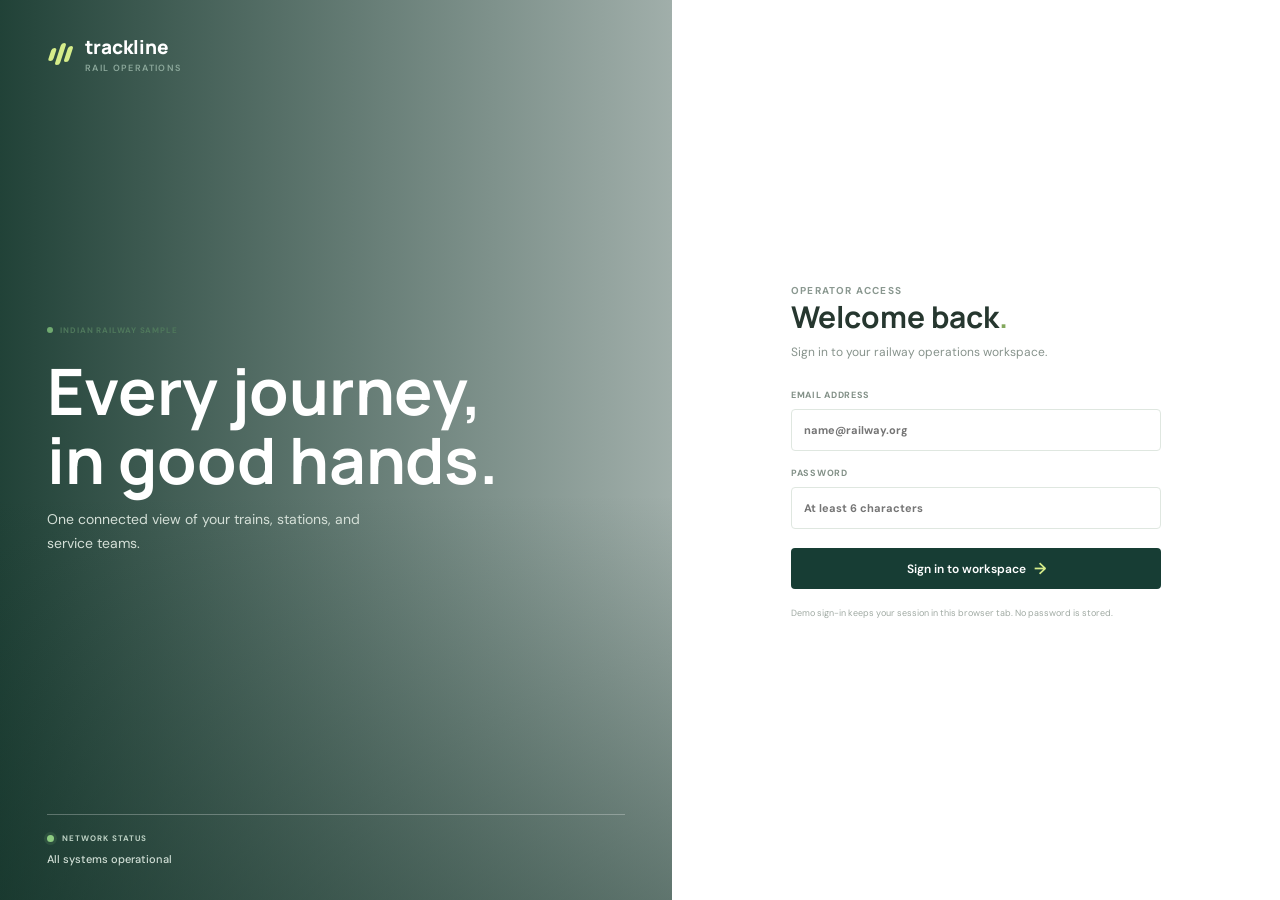
<file: index.html>
<!doctype html>
<html lang="en">
<head>
  <meta charset="utf-8">
  <meta name="viewport" content="width=device-width, initial-scale=1">
  <meta name="theme-color" content="#173d34">
  <title>Trackline | Railway Operations</title>
  <link rel="preconnect" href="https://fonts.googleapis.com">
  <link rel="preconnect" href="https://fonts.gstatic.com" crossorigin>
  <link href="https://fonts.googleapis.com/css2?family=DM+Sans:wght@400;500;600;700&family=Manrope:wght@500;600;700;800&display=swap" rel="stylesheet">
  <link rel="stylesheet" href="styles.css">
  <script src="app.js" defer></script>
</head>
<body>
  <section class="auth-screen" id="authScreen">
    <div class="auth-visual">
      <a class="brand auth-visual-brand" href="#" aria-label="Trackline"><span class="brand-mark" aria-hidden="true"><span></span><span></span><span></span></span><span>trackline<small>RAIL OPERATIONS</small></span></a>
      <div class="auth-visual-copy"><span class="banner-tag"><i></i> NETWORK CONTROL</span><h1>Every journey,<br>in good hands.</h1><p>One connected view of your trains, stations, and service teams.</p></div>
      <div class="auth-visual-footer"><span><i class="signal-dot"></i> NETWORK STATUS</span><strong>All systems operational</strong></div>
    </div>
    <div class="auth-panel"><div class="auth-form-wrap"><span class="eyebrow">OPERATOR ACCESS</span><h2>Welcome back<span>.</span></h2><p class="auth-subtitle">Sign in to your railway operations workspace.</p><form id="signInForm" class="auth-form"><label for="signInEmail">EMAIL ADDRESS<input id="signInEmail" type="email" autocomplete="username" placeholder="name@railway.org" required></label><label for="signInPassword">PASSWORD<input id="signInPassword" type="password" autocomplete="current-password" minlength="6" placeholder="At least 6 characters" required></label><p class="auth-error" id="authError" role="alert" hidden></p><button class="button button-primary" type="submit">Sign in to workspace <span>→</span></button></form><p class="auth-footnote">Demo sign-in keeps your session in this browser tab. No password is stored.</p></div></div>
  </section>
  <div class="app-shell" id="appShell" hidden>
    <aside class="sidebar">
      <a class="brand" href="#overview" aria-label="Trackline home">
        <span class="brand-mark" aria-hidden="true"><span></span><span></span><span></span></span>
        <span>trackline<small>RAIL OPERATIONS</small></span>
      </a>
      <div class="side-label">WORKSPACE</div>
      <nav class="primary-nav" aria-label="Main navigation">
        <button class="nav-item active" data-view="overview"><span class="nav-icon">◫</span>Overview</button>
        <button class="nav-item" data-view="fleet"><span class="nav-icon">▤</span>Train fleet</button>
        <button class="nav-item" data-view="routes"><span class="nav-icon">⌘</span>Route planner</button>
        <button class="nav-item" data-view="tickets"><span class="nav-icon">▣</span>Ticket management<span class="nav-count" id="navTicketCount">0</span></button>
        <button class="nav-item" data-view="dispatch"><span class="nav-icon">⇧</span>Dispatch queue<span class="nav-count" id="navIncidentCount">0</span></button>
      </nav>
      <div class="sidebar-bottom">
        <div class="signal-card"><span class="signal-dot"></span><div><strong>All systems normal</strong><small>Network signal active</small></div></div>
        <div class="operator"><div class="operator-avatar" id="operatorAvatar">AM</div><div class="operator-details"><strong id="operatorName">Alex Morgan</strong><small id="operatorEmail">Network operator</small></div><button class="more-button" id="operatorMenuToggle" aria-label="Operator options" aria-expanded="false">···</button><div class="operator-menu" id="operatorMenu" hidden><strong id="menuOperatorName">Operator</strong><small id="menuOperatorEmail"></small><button id="signOutButton" type="button">Sign out <span>↗</span></button></div></div>
      </div>
    </aside>

    <main class="main-content">
      <header class="topbar">
        <div class="breadcrumb"><span>Operations</span><span class="breadcrumb-sep">/</span><strong id="breadcrumbCurrent">Overview</strong></div>
        <div class="topbar-right"><span class="live-status"><i></i> SAMPLE DATA</span><span class="topbar-divider"></span><span class="current-date"><span id="currentDate"></span><time class="current-time" id="currentTime" aria-label="Current Indian Standard Time"></time></span><button class="icon-button" id="addIncidentTop" aria-label="Report an incident" title="Report an incident">＋</button></div>
      </header>

      <section class="view active" id="view-overview">
        <div class="page-heading"><div><p class="eyebrow">NETWORK CONTROL</p><h1><span id="greetingPeriod">Good morning</span>, <span id="welcomeName">Alex</span><span>.</span></h1><p class="page-subtitle">Here’s what’s happening across your railway today.</p></div><button class="button button-primary" data-open-incident><span>＋</span> Report incident</button></div>
        <div class="network-banner"><div class="banner-copy"><span class="banner-tag"><i></i> INDIAN RAILWAY SAMPLE</span><h2>Mumbai to Pune,<br>and beyond.</h2><p>A sample Central Railway network. Times are illustrative, not live timetable data.</p><div class="banner-meta"><span><b>98.6%</b> sample punctuality</span><span class="meta-divider"></span><span><b>SAMPLE</b> illustrative data</span></div></div><div class="banner-photo" role="img" aria-label="Railway line through a green landscape"></div><div class="banner-number"><strong>02</strong><span>ACTIVE<br>ROUTES</span></div></div>
        <div class="section-heading"><div><h2>Network at a glance</h2><p>Live service indicators across the network</p></div><span class="updated-label"><i></i> Updated just now</span></div>
        <div class="metrics-grid">
          <article class="metric-card"><div class="metric-top"><span>Trains in service</span><span class="metric-icon mint">↗</span></div><div class="metric-value" id="metricTrains">0</div><div class="metric-foot"><span class="positive">+2</span> compared to yesterday</div></article>
          <article class="metric-card"><div class="metric-top"><span>On-time performance</span><span class="metric-icon lemon">◷</span></div><div class="metric-value">98.6<span class="metric-unit">%</span></div><div class="metric-foot"><span class="positive">+1.2%</span> from last week</div></article>
          <article class="metric-card"><div class="metric-top"><span>Open incidents</span><span class="metric-icon coral">!</span></div><div class="metric-value" id="metricIncidents">0</div><div class="metric-foot"><span class="neutral">Across the sample network</span></div></article>
          <article class="metric-card"><div class="metric-top"><span>Stations in sample</span><span class="metric-icon blue">⌖</span></div><div class="metric-value">9</div><div class="metric-foot"><span class="neutral">Mumbai-region network graph</span></div></article>
        </div>

        <div class="overview-grid">
          <article class="panel network-panel"><div class="panel-heading"><div><h3>Interactive Indian railway map</h3><p>Mumbai suburban, Kasara and Pune branches · schematic</p></div><button class="text-button" data-navigate="routes">Open route planner <span>↗</span></button></div>
            <div class="map-wrap"><svg class="network-map" viewBox="0 0 700 245" role="img" aria-label="Schematic Indian railway network with nine stations">
              <g class="map-label"><circle cx="15" cy="15" r="5"/><text x="27" y="19">Sample train</text><line x1="112" y1="15" x2="137" y2="15"/><text x="145" y="19">Rail connection</text></g>
              </svg></div>
            <div class="map-livebar"><span class="map-feed-pill"><i></i> SIMULATED LIVE DEMO</span><span id="mapUpdated">Refreshing…</span></div>
            <div class="map-train-details" id="mapTrainDetails" aria-live="polite"></div>
          </article>
          <article class="panel incidents-panel"><div class="panel-heading"><div><h3>Priority incidents</h3><p>Ranked by urgency</p></div><button class="icon-button small" data-navigate="dispatch" aria-label="View all incidents" title="View all incidents">↗</button></div><div id="overviewIncidentList" class="incident-list"></div><button class="panel-footer-button" data-navigate="dispatch">View dispatch queue <span>→</span></button></article>
          <article class="panel fleet-panel"><div class="panel-heading"><div><h3>Active trains</h3><p>Current fleet status</p></div><button class="text-button" data-navigate="fleet">View fleet <span>↗</span></button></div><div class="table-scroll"><table><thead><tr><th>TRAIN</th><th>ROUTE</th><th>STATUS</th><th>ETA</th></tr></thead><tbody id="overviewFleetTable"></tbody></table></div></article>
          <article class="panel corridor-panel"><div class="panel-heading"><div><h3>Corridor performance</h3><p>Illustrative sample punctuality by corridor</p></div><label class="period-select"><span class="visually-hidden">Performance period</span><select id="performancePeriod"><option value="today">TODAY</option><option value="week">7 DAYS</option><option value="month">30 DAYS</option></select></label></div><div class="corridor-list"><div class="corridor-row"><span class="corridor-dot green"></span><span class="corridor-name">Mumbai suburban</span><div class="progress-track"><i data-performance="central" style="width:98%"></i></div><strong data-performance-value="central">98%</strong></div><div class="corridor-row"><span class="corridor-dot yellow"></span><span class="corridor-name">Kasara route</span><div class="progress-track yellow-track"><i data-performance="coastal" style="width:91%"></i></div><strong data-performance-value="coastal">91%</strong></div><div class="corridor-row"><span class="corridor-dot blue-dot"></span><span class="corridor-name">Pune intercity</span><div class="progress-track blue-track"><i data-performance="airport" style="width:96%"></i></div><strong data-performance-value="airport">96%</strong></div></div><div class="corridor-note"><span>↗</span> Sample change <b id="performanceChange">1.2%</b> · illustrative only</div></article>
        </div>
      </section>

      <section class="view" id="view-fleet">
        <div class="page-heading"><div><p class="eyebrow">OPERATIONS / FLEET</p><h1>Train fleet<span>.</span></h1><p class="page-subtitle">Monitor live train status and service assignments.</p></div><div class="heading-actions"><button class="button button-outline" id="addTrainButton"><span>＋</span> Add train</button><button class="button button-primary" id="exportFleet"><span>↓</span> Export fleet</button></div></div>
        <div class="fleet-summary metrics-grid"><article class="metric-card"><div class="metric-top"><span>Active services</span><span class="metric-icon mint">↗</span></div><div class="metric-value" id="fleetActiveCount">0</div><div class="metric-foot">Currently on the network</div></article><article class="metric-card"><div class="metric-top"><span>On schedule</span><span class="metric-icon lemon">◷</span></div><div class="metric-value" id="fleetOnTimeCount">0</div><div class="metric-foot">Within 3 minutes of timetable</div></article><article class="metric-card"><div class="metric-top"><span>Needs attention</span><span class="metric-icon coral">!</span></div><div class="metric-value" id="fleetAttentionCount">0</div><div class="metric-foot">Delayed or held services</div></article></div>
        <article class="panel full-table-panel"><div class="panel-heading"><div><h3>Fleet roster</h3><p id="fleetResultLabel">All active services</p></div><label class="search-box"><span>⌕</span><input id="fleetSearch" type="search" placeholder="Search trains or routes" aria-label="Search trains or routes"></label></div><div class="table-scroll"><table class="large-table"><thead><tr><th>TRAIN ID</th><th>ROUTE</th><th>DESTINATION</th><th>DEPARTURE</th><th>STATUS</th><th>DELAY</th><th>ACTIONS</th></tr></thead><tbody id="fleetTableBody"></tbody></table></div><div class="table-bottom"><span id="fleetTableCount">0 services</span><span><i class="signal-dot"></i> Live data</span></div></article>
      </section>

      <section class="view" id="view-routes">
        <div class="page-heading"><div><p class="eyebrow">OPERATIONS / ROUTES</p><h1>Route planner<span>.</span></h1><p class="page-subtitle">Find the fastest connection across the station network.</p></div><span class="algorithm-chip"><span>⌘</span> Dijkstra shortest path</span></div>
        <div class="route-layout"><article class="panel route-form-panel"><div class="panel-heading"><div><h3>Plan a journey</h3><p>Choose two stations to calculate an optimal route.</p></div></div><form id="routeForm" class="route-form"><label>FROM STATION<select id="routeFrom"></select></label><div class="route-swap"><span>↓</span></div><label>TO STATION<select id="routeTo"></select></label><button class="button button-primary route-submit" type="submit"><span>⌕</span> Find best route</button></form><div class="algorithm-note"><span class="info-icon">i</span><p>Route time is calculated using <strong>Dijkstra’s algorithm</strong> on a weighted graph. Each connection represents estimated travel time in minutes.</p></div></article><article class="panel route-result-panel" id="routeResult"><div class="empty-route"><div class="route-empty-icon">⌁</div><h3>Your route will appear here</h3><p>Select your starting point and destination to see the fastest connection.</p></div></article></div>
        <article class="panel graph-panel"><div class="panel-heading"><div><h3>Station connections</h3><p>Adjacency list · illustrative segment travel-time estimates</p></div><span class="node-count">9 STATIONS · 8 CONNECTIONS</span></div><div class="connection-grid" id="connectionGrid"></div></article>
      </section>

      <section class="view" id="view-tickets">
        <div class="page-heading"><div><p class="eyebrow">PASSENGER SERVICES / BOOKINGS</p><h1>Ticket management<span>.</span></h1><p class="page-subtitle">Create, find, and manage sample passenger reservations.</p></div><button class="button button-primary" id="newTicketButton"><span>＋</span> New booking</button></div>
        <div class="metrics-grid ticket-summary"><article class="metric-card"><div class="metric-top"><span>Total bookings</span><span class="metric-icon blue">▣</span></div><div class="metric-value" id="ticketTotalCount">0</div><div class="metric-foot">All sample reservations</div></article><article class="metric-card"><div class="metric-top"><span>Confirmed</span><span class="metric-icon mint">✓</span></div><div class="metric-value" id="ticketConfirmedCount">0</div><div class="metric-foot">Active demo bookings</div></article><article class="metric-card"><div class="metric-top"><span>Cancelled</span><span class="metric-icon coral">×</span></div><div class="metric-value" id="ticketCancelledCount">0</div><div class="metric-foot">Cancelled demo bookings</div></article></div>
        <article class="panel ticket-panel"><div class="panel-heading"><div><h3>Booking register</h3><p>Search by PNR, passenger, or train number</p></div><div class="ticket-filters"><label class="search-box"><span>⌕</span><input id="ticketSearch" type="search" placeholder="Enter PNR or passenger" aria-label="Search PNR, passenger, or train"></label><label><span class="visually-hidden">Filter bookings</span><select id="ticketStatusFilter" aria-label="Filter bookings"><option value="all">All bookings</option><option value="Confirmed">Confirmed</option><option value="Cancelled">Cancelled</option></select></label></div></div><div class="table-scroll"><table class="large-table ticket-table"><thead><tr><th>PNR</th><th>PASSENGER</th><th>TRAIN</th><th>JOURNEY</th><th>TRAVEL DATE</th><th>CLASS</th><th>FARE (SAMPLE)</th><th>STATUS</th><th>ACTION</th></tr></thead><tbody id="ticketTableBody"></tbody></table></div><div class="table-bottom"><span id="ticketResultCount">0 bookings</span><span>Demo data only · not an IRCTC ticket</span></div></article>
        <article class="panel avl-panel"><div class="panel-heading"><div><h3>PNR lookup index · AVL tree</h3><p>Self-balancing binary search tree powers exact PNR lookups</p></div><span class="structure-tag" id="pnrIndexHeight">HEIGHT 0</span></div><div class="avl-index-summary"><strong id="pnrIndexRecords">0 PNRs indexed</strong><span>Search O(log n)</span><span>Insert O(log n)</span><span>Balanced height O(log n)</span></div><div class="avl-tree-empty" id="pnrTreeEmpty">Create a booking to populate the PNR index.</div><svg id="pnrAvlTree" class="pnr-avl-tree" viewBox="0 0 720 80" role="img" aria-label="PNR AVL tree" hidden></svg><p class="avl-limit-note" id="pnrTreeLimitNote" hidden>Diagram shows the top five levels; the index retains all PNR records.</p></article>
        <div class="ticket-disclaimer"><span>i</span><p>Reservations, PNRs, and fares are generated for this project demo only. This does not check seat availability, connect to IRCTC, or issue a valid railway ticket.</p></div>
      </section>

      <section class="view" id="view-dispatch">
        <div class="page-heading"><div><p class="eyebrow">OPERATIONS / DISPATCH</p><h1>Dispatch centre<span>.</span></h1><p class="page-subtitle">Urgent incidents rise to the top. Routine work waits its turn.</p></div><button class="button button-primary" data-open-incident><span>＋</span> New incident</button></div>
        <div class="dispatch-stats"><div class="dispatch-stat"><span class="dispatch-icon coral">!</span><div><strong id="dispatchOpenCount">0</strong><span>open incidents</span></div></div><div class="dispatch-stat"><span class="dispatch-icon mint">⇧</span><div><strong>Binary max-heap</strong><span>incident priority structure</span></div></div><div class="dispatch-stat"><span class="dispatch-icon lemon">↗</span><div><strong>FIFO queue</strong><span>maintenance work order</span></div></div></div>
        <div class="dispatch-layout"><article class="panel queue-panel"><div class="panel-heading"><div><h3>Incident priority queue</h3><p>Highest urgency is dispatched first</p></div><span class="structure-tag">MAX-HEAP</span></div><div class="queue-explainer"><span>01</span><p>Critical incidents are placed ahead of high and routine work, regardless of arrival order.</p></div><div id="dispatchIncidentList" class="dispatch-list"></div><div class="queue-action"><button class="button button-dark" id="dispatchNext">Dispatch highest priority <span>→</span></button><span class="keyboard-hint">Removes the heap root</span></div></article><article class="panel maintenance-panel"><div class="panel-heading"><div><h3>Maintenance requests</h3><p>First reported, first assigned</p></div><span class="structure-tag fifo-tag">FIFO</span></div><form class="maintenance-form" id="maintenanceForm"><input id="maintenanceInput" type="text" placeholder="Describe a maintenance task" aria-label="Maintenance task" maxlength="72" required><button class="icon-button" aria-label="Add maintenance task" title="Add maintenance task">＋</button></form><div id="maintenanceList" class="maintenance-list"></div><button class="button button-outline complete-button" id="completeMaintenance">Complete next request <span>→</span></button></article></div>
        <div class="data-structure-note"><span class="note-symbol">{ }</span><div><strong>Data structures in action</strong><p>Incident queue: binary max-heap, $O(\log n)$ insert and removal. Maintenance line: FIFO queue, $O(1)$ enqueue and dequeue. Both structures directly control dispatch order.</p></div></div>
      </section>
      <footer class="app-footer"><span>TRACKLINE OPERATIONS SYSTEM</span><span>SMART RAIL · DS PROJECT</span></footer>
    </main>
  </div>

  <dialog id="incidentDialog" class="incident-dialog"><form id="incidentForm" method="dialog"><div class="dialog-heading"><div><span class="eyebrow">NETWORK CONTROL</span><h2>Report an incident</h2></div><button class="dialog-close" type="button" id="closeDialog" aria-label="Close dialog">×</button></div><label>INCIDENT TITLE<input id="incidentTitle" type="text" placeholder="e.g. Signal issue near Thane" maxlength="64" required></label><div class="form-row"><label>LOCATION<select id="incidentLocation"></select></label><label>PRIORITY<select id="incidentPriority"><option value="3">Critical</option><option value="2" selected>High</option><option value="1">Routine</option></select></label></div><label>ASSIGNED TEAM<select id="incidentTeam"><option>Signal engineering</option><option>Track maintenance</option><option>Station operations</option><option>Electrical response</option></select></label><div class="dialog-actions"><button class="button button-outline" type="button" id="cancelDialog">Cancel</button><button class="button button-primary" type="submit">Add to queue <span>→</span></button></div></form></dialog>
  <dialog id="trainDialog" class="incident-dialog"><form id="trainForm" method="dialog"><div class="dialog-heading"><div><span class="eyebrow">FLEET MANAGEMENT</span><h2>Add a train service</h2></div><button class="dialog-close" type="button" id="closeTrainDialog" aria-label="Close dialog">×</button></div><div class="form-row"><label>TRAIN ID<input id="trainIdInput" type="text" placeholder="e.g. 12123" maxlength="12" required></label><label>ROUTE CODE<input id="trainRouteInput" type="text" placeholder="e.g. DECCAN QUEEN" maxlength="24" required></label></div><div class="form-row"><label>ORIGIN<select id="trainOrigin"></select></label><label>DESTINATION<select id="trainDestination"></select></label></div><label>DEPARTURE TIME<input id="trainDeparture" type="time" required></label><div class="dialog-actions"><button class="button button-outline" type="button" id="cancelTrainDialog">Cancel</button><button class="button button-primary" type="submit">Add to fleet <span>→</span></button></div></form></dialog>
  <dialog id="ticketDialog" class="incident-dialog ticket-dialog"><form id="ticketForm" method="dialog"><div class="dialog-heading"><div><span class="eyebrow">PASSENGER SERVICES</span><h2>Create a demo booking</h2></div><button class="dialog-close" type="button" id="closeTicketDialog" aria-label="Close dialog">×</button></div><label>TRAIN SERVICE<select id="ticketTrain" required></select></label><div class="ticket-route-preview" id="ticketRoutePreview"></div><label>PASSENGER NAME<input id="ticketPassenger" type="text" autocomplete="name" placeholder="Full name as on ID" maxlength="60" required></label><div class="form-row"><label>AGE<input id="ticketAge" type="number" min="1" max="120" value="30" required></label><label>GENDER<select id="ticketGender"><option value="Not specified">Prefer not to say</option><option>Female</option><option>Male</option><option>Other</option></select></label></div><div class="form-row"><label>TRAVEL DATE<input id="ticketTravelDate" type="date" required></label><label>TRAVEL CLASS<select id="ticketClass"><option value="SL">Sleeper (SL)</option><option value="3A">AC 3 Tier (3A)</option><option value="2A">AC 2 Tier (2A)</option><option value="CC">AC Chair Car (CC)</option><option value="2S">Second Sitting (2S)</option></select></label></div><div class="ticket-fare-preview"><span>Illustrative fare estimate</span><strong id="ticketFareEstimate">₹0</strong></div><p class="ticket-demo-note">Demo only. No seat availability check, payment, or official ticket is created.</p><div class="dialog-actions"><button class="button button-outline" type="button" id="cancelTicketDialog">Close</button><button class="button button-primary" type="submit">Create demo booking <span>→</span></button></div></form></dialog>
  <div class="toast" id="toast" role="status" aria-live="polite"></div>
</body>
</html>
</file>
<file: styles.css>
@import url('https://fonts.googleapis.com/css2?family=DM+Sans:wght@400;500;600;700&family=Manrope:wght@500;600;700;800&display=swap');
:root{--ink:#1c2925;--muted:#7a8781;--line:#e8ece9;--paper:#f6f8f6;--white:#fff;--forest:#173d34;--green:#28755c;--mint:#e4f3ea;--lime:#d6ed8a;--coral:#e77c62;--coral-pale:#fff0eb;--blue:#6aa5bd;--yellow:#e4bf5c;--shadow:0 4px 16px rgba(23,61,52,.045)}
*{box-sizing:border-box}body{margin:0;background:var(--paper);color:var(--ink);font-family:'DM Sans',sans-serif;font-size:13px;-webkit-font-smoothing:antialiased}button,input,select{font:inherit}button{cursor:pointer}.app-shell{min-height:100vh}.sidebar{position:fixed;inset:0 auto 0 0;width:236px;background:var(--forest);color:#eef5ef;padding:27px 16px 16px;display:flex;flex-direction:column;z-index:5}.brand{display:flex;align-items:center;gap:11px;color:#fff;text-decoration:none;padding:0 10px;margin-bottom:52px;font-family:Manrope,sans-serif;font-size:19px;font-weight:800;letter-spacing:-.5px}.brand small{display:block;margin-top:2px;color:#8ca89b;font:600 8px 'DM Sans',sans-serif;letter-spacing:1.35px}.brand-mark{width:27px;height:26px;display:flex;align-items:center;justify-content:center;gap:3px;transform:skew(-18deg)}.brand-mark span{width:5px;border-radius:4px;background:var(--lime)}.brand-mark span:nth-child(1){height:13px}.brand-mark span:nth-child(2){height:22px}.brand-mark span:nth-child(3){height:16px}.side-label{padding:0 12px 11px;color:#779387;font-size:9px;font-weight:700;letter-spacing:1.2px}.primary-nav{display:grid;gap:5px}.nav-item{position:relative;display:flex;align-items:center;gap:12px;width:100%;height:42px;padding:0 12px;border:0;border-radius:5px;background:transparent;color:#adc0b6;text-align:left;font-size:12px;transition:background .18s,color .18s}.nav-item:hover{background:#244a40;color:#fff}.nav-item.active{background:#2d584a;color:#fff;font-weight:600}.nav-item.active:before{position:absolute;left:-16px;top:9px;bottom:9px;width:3px;border-radius:0 3px 3px 0;background:var(--lime);content:''}.nav-icon{width:17px;text-align:center;font-size:16px;color:#9db7aa}.nav-item.active .nav-icon{color:var(--lime)}.nav-count{margin-left:auto;min-width:19px;height:18px;padding:2px 5px;border-radius:9px;background:#3f6859;color:#e8f3df;text-align:center;font-size:10px}.sidebar-bottom{margin-top:auto}.signal-card{display:flex;align-items:center;gap:10px;padding:13px 11px;margin:0 2px 13px;border:1px solid #3b5c50;border-radius:5px}.signal-dot,.signal-card .signal-dot{width:7px;height:7px;border-radius:50%;background:#8dcc81;box-shadow:0 0 0 3px rgba(141,204,129,.12);flex:none}.signal-card strong,.operator strong{display:block;font-size:10px;font-weight:600}.signal-card small,.operator small{display:block;margin-top:4px;color:#94aca0;font-size:9px}.operator{display:flex;align-items:center;gap:9px;padding:14px 5px 4px;border-top:1px solid #36564b}.operator-avatar{width:29px;height:29px;border-radius:50%;background:#e2bf98;color:#61472f;display:grid;place-items:center;font-size:10px;font-weight:700}.more-button{margin-left:auto;border:0;background:transparent;color:#a9beb4;font-size:20px}.main-content{min-height:100vh;margin-left:236px;padding:0 42px;max-width:1770px}.topbar{height:62px;display:flex;align-items:center;justify-content:space-between;border-bottom:1px solid var(--line)}.breadcrumb{display:flex;gap:9px;align-items:center;color:#98a29d;font-size:11px}.breadcrumb strong{color:#52615a;font-weight:600}.breadcrumb-sep{color:#c0c9c4}.topbar-right{display:flex;align-items:center;gap:17px}.live-status{display:flex;align-items:center;gap:7px;color:#527562;font-size:9px;font-weight:700;letter-spacing:.75px}.live-status i,.updated-label i{width:6px;height:6px;border-radius:50%;background:#64ae74;box-shadow:0 0 0 3px #e2f1e5}.topbar-divider{height:19px;border-left:1px solid var(--line)}.current-date{color:#748179;font-size:10px}.icon-button{display:grid;place-items:center;width:31px;height:31px;border:1px solid var(--line);border-radius:5px;background:#fff;color:#496358;font-size:20px}.icon-button:hover{border-color:#b9cfc0;background:#f4f8f4}.icon-button.small{width:28px;height:28px;font-size:15px}.view{display:none;padding-top:30px;animation:arrive .3s ease both}.view.active{display:block}@keyframes arrive{from{opacity:0;transform:translateY(5px)}to{opacity:1;transform:translateY(0)}}.page-heading{display:flex;align-items:flex-end;justify-content:space-between;gap:20px;margin-bottom:25px}.eyebrow{margin:0 0 9px;color:#8a9890;font-size:9px;font-weight:700;letter-spacing:1.2px}.page-heading h1{margin:0;font:700 28px/1.2 Manrope,sans-serif;letter-spacing:-.65px;color:#21312b}.page-heading h1 span{color:#80a858}.page-subtitle{margin:8px 0 0;color:#89948e;font-size:12px}.button{display:inline-flex;align-items:center;justify-content:center;gap:8px;height:36px;padding:0 14px;border:1px solid transparent;border-radius:4px;font-size:11px;font-weight:600;transition:background .15s,transform .15s}.button:active{transform:translateY(1px)}.button-primary{background:var(--forest);color:white}.button-primary:hover{background:#245446}.button-primary>span{font-size:16px;color:var(--lime)}.button-dark{background:#263d34;color:white}.button-dark:hover{background:#345346}.button-outline{background:#fff;border-color:#dfe7e1;color:#52635a}.button-outline:hover{background:#f4f8f4}.network-banner{position:relative;min-height:182px;overflow:hidden;display:flex;align-items:center;background:#e7f0e7;border-radius:5px;margin-bottom:28px}.banner-copy{position:relative;z-index:1;padding:20px 27px}.banner-tag{display:inline-flex;align-items:center;gap:7px;color:#4f785c;font-size:8px;font-weight:700;letter-spacing:.9px}.banner-tag i{width:6px;height:6px;border-radius:50%;background:#70aa70}.banner-copy h2{margin:10px 0 5px;color:#244b3b;font:700 20px/1.25 Manrope,sans-serif;letter-spacing:-.4px}.banner-copy>p{margin:0;color:#73877a;font-size:10px}.banner-meta{display:flex;align-items:center;gap:14px;margin-top:17px;color:#75877a;font-size:9px}.banner-meta b{color:#305843;font-weight:700}.meta-divider{height:13px;border-left:1px solid #bdcdbf}.banner-photo{position:absolute;inset:0 0 0 56%;background:linear-gradient(90deg,#e7f0e7 0%,rgba(231,240,231,.18) 35%,rgba(25,58,45,.04) 100%),url('https://images.unsplash.com/photo-1474487548417-781cb71495f3?auto=format&fit=crop&w=1100&q=82') center 53%/cover}.banner-number{position:absolute;right:21px;bottom:18px;z-index:1;display:flex;align-items:center;gap:7px;color:#fff;text-shadow:0 1px 5px #253b31}.banner-number strong{font:700 22px Manrope,sans-serif}.banner-number span{font-size:8px;font-weight:700;line-height:1.3;letter-spacing:.6px}.section-heading{display:flex;align-items:center;justify-content:space-between;margin-bottom:12px}.section-heading h2{margin:0;font:700 14px Manrope,sans-serif}.section-heading p{margin:4px 0 0;color:#929d97;font-size:10px}.updated-label{display:flex;align-items:center;gap:8px;color:#87958c;font-size:9px}.updated-label i{width:6px;height:6px;border-radius:50%;background:#77b47f}.metrics-grid{display:grid;grid-template-columns:repeat(4,minmax(0,1fr));gap:12px;margin-bottom:18px}.metric-card{min-width:0;padding:14px 16px 13px;border:1px solid var(--line);border-radius:5px;background:#fff;box-shadow:var(--shadow)}.metric-top{display:flex;align-items:center;justify-content:space-between;color:#7b8981;font-size:10px}.metric-icon{display:grid;place-items:center;width:25px;height:25px;border-radius:5px;font-size:13px;font-weight:700}.mint{background:#e5f3e9;color:#4c9362}.lemon{background:#faf2d9;color:#ae8f2f}.coral{background:#ffede7;color:#c86f56}.blue{background:#e5f1f5;color:#5b8ca2}.metric-value{margin-top:8px;font:700 24px/1.1 Manrope,sans-serif;letter-spacing:-.6px;color:#26362e}.metric-unit{padding-left:2px;font-size:15px}.metric-foot{margin-top:7px;color:#98a39d;font-size:9px}.positive{margin-right:4px;color:#5c9d68;font-weight:700}.neutral{color:#7e8d84}.overview-grid{display:grid;grid-template-columns:minmax(0,1.6fr) minmax(260px,1fr);gap:14px;margin-bottom:24px}.panel{min-width:0;border:1px solid var(--line);border-radius:5px;background:#fff;box-shadow:var(--shadow)}.network-panel,.incidents-panel,.fleet-panel,.corridor-panel{padding:16px}.panel-heading{display:flex;align-items:flex-start;justify-content:space-between;gap:12px}.panel-heading h3{margin:0;color:#2b3a32;font:700 12px Manrope,sans-serif}.panel-heading p{margin:5px 0 0;color:#98a29d;font-size:9px}.text-button{padding:3px 0;border:0;background:transparent;color:#63836c;font-size:9px;font-weight:600;white-space:nowrap}.text-button span{padding-left:3px}.text-button:hover{color:#315b43}.map-wrap{height:238px;margin-top:8px;overflow:hidden}.network-map{width:100%;height:100%;overflow:visible}.track{fill:none;stroke-linecap:round;stroke-linejoin:round}.track-muted{stroke:#dce7dc;stroke-width:5}.track-main{stroke:#7ca96f;stroke-width:2.5}.track-branch{stroke:#acc48d;stroke-width:2;stroke-dasharray:4 5}.station circle{fill:#fff;stroke:#6e9870;stroke-width:2}.station text{fill:#73827a;font:9px 'DM Sans',sans-serif}.station-branch circle{stroke:#a3bb83}.station-branch text{fill:#9aa397}.train-marker circle{fill:#335d49;stroke:#fff;stroke-width:3}.train-marker text{fill:#fff;text-anchor:middle;font:11px 'DM Sans',sans-serif}.marker-two circle{fill:#d78361}.map-label circle{fill:#335d49}.map-label text{fill:#96a29a;font:8px 'DM Sans',sans-serif}.map-label line{stroke:#91ac84;stroke-width:2;stroke-dasharray:3 3}.incidents-panel{display:flex;flex-direction:column}.incident-list{display:grid;gap:0;margin-top:10px}.incident-row{display:grid;grid-template-columns:7px minmax(0,1fr) auto;gap:9px;align-items:center;padding:11px 0;border-bottom:1px solid #eff2ef}.incident-row:last-child{border-bottom:0}.priority-dot{width:7px;height:7px;border-radius:50%;background:var(--coral)}.priority-dot.high{background:#e3ad4f}.priority-dot.routine{background:#85a9b6}.incident-title{overflow:hidden;color:#46564d;font-size:10px;font-weight:600;text-overflow:ellipsis;white-space:nowrap}.incident-meta{margin-top:4px;color:#9aa39e;font-size:8px}.priority-label{align-self:start;padding:4px 6px;border-radius:3px;background:#fff0ec;color:#bd6c55;font-size:8px;font-weight:700}.priority-label.high{background:#fbf3e1;color:#a87c28}.priority-label.routine{background:#edf4f5;color:#628a98}.empty-list{padding:22px 8px;color:#94a19a;text-align:center;font-size:10px}.panel-footer-button{display:flex;align-items:center;justify-content:space-between;width:100%;margin-top:auto;padding:12px 0 0;border:0;border-top:1px solid #eff2ef;background:transparent;color:#698675;text-align:left;font-size:9px;font-weight:600}.panel-footer-button span{font-size:15px}.fleet-panel{grid-column:1;overflow:hidden}.corridor-panel{grid-column:2}.table-scroll{width:100%;overflow-x:auto}.table-scroll table{width:100%;border-collapse:collapse;text-align:left;white-space:nowrap}.table-scroll th{padding:12px 9px 9px;color:#a1aaa5;font-size:8px;font-weight:700;letter-spacing:.65px}.table-scroll td{padding:10px 9px;border-top:1px solid #eff2ef;color:#67756d;font-size:9px}.table-scroll th:first-child,.table-scroll td:first-child{padding-left:0}.train-id{color:#33463a;font-weight:700}.route-code{color:#79907f;font-size:8px}.status-pill{display:inline-flex;align-items:center;gap:5px;padding:4px 6px;border-radius:3px;background:#edf6ee;color:#58845e;font-size:8px;font-weight:600}.status-pill:before{width:5px;height:5px;border-radius:50%;background:#6eae78;content:''}.status-pill.delayed{background:#fff4e5;color:#aa7829}.status-pill.delayed:before{background:#dfaa4d}.status-pill.boarding{background:#edf3f6;color:#648696}.status-pill.boarding:before{background:#7babbc}.delay-good{color:#67906a!important}.delay-late{color:#c28339!important}.corridor-list{display:grid;gap:15px;margin-top:25px}.corridor-row{display:grid;grid-template-columns:7px 86px minmax(40px,1fr) 28px;gap:8px;align-items:center}.corridor-dot{width:6px;height:6px;border-radius:50%}.corridor-dot.green{background:#78a96e}.corridor-dot.yellow{background:#dfbd62}.corridor-dot.blue-dot{background:#79aabe}.corridor-name{color:#66756c;font-size:9px}.progress-track{height:5px;overflow:hidden;border-radius:5px;background:#edf2ed}.progress-track i{display:block;height:100%;border-radius:5px;background:#82af75}.yellow-track i{background:#dfbd62}.blue-track i{background:#82b5c7}.corridor-row strong{color:#596b5e;text-align:right;font-size:9px}.corridor-note{display:flex;align-items:center;gap:6px;margin-top:22px;padding-top:12px;border-top:1px solid #edf1ed;color:#8a9790;font-size:8px}.corridor-note>span{color:#6ea276;font-size:13px}.corridor-note b{color:#638d67}.app-footer{display:flex;justify-content:space-between;padding:13px 0 20px;border-top:1px solid var(--line);color:#a7b0ab;font-size:8px;font-weight:600;letter-spacing:.65px}
/* Fleet */
.fleet-summary{grid-template-columns:repeat(3,minmax(0,1fr));margin-bottom:17px}.full-table-panel{padding:16px}.search-box{display:flex;align-items:center;gap:8px;width:min(245px,45%);height:31px;padding:0 9px;border:1px solid var(--line);border-radius:4px;color:#8e9b93}.search-box>span{font-size:18px}.search-box input{width:100%;border:0;outline:0;color:#3d5145;font-size:10px}.search-box input::placeholder{color:#a5aea9}.large-table{margin-top:11px}.large-table th{padding-top:13px;padding-bottom:12px;border-bottom:1px solid #edf1ed}.large-table td{padding:14px 9px;font-size:10px}.destination{color:#41574a!important;font-weight:600}.table-bottom{display:flex;justify-content:space-between;padding-top:12px;border-top:1px solid #eff2ef;color:#9aa49e;font-size:9px}.table-bottom span:last-child{display:flex;align-items:center;gap:7px}.table-bottom .signal-dot{width:6px;height:6px}.empty-table{text-align:center;color:#96a29a!important;padding:24px!important}
/* Routes */
.algorithm-chip,.structure-tag,.node-count{display:inline-flex;align-items:center;gap:7px;padding:7px 9px;border:1px solid #e1e9e2;border-radius:4px;background:#fff;color:#718678;font-size:9px;font-weight:600}.algorithm-chip span{color:#7da363;font-size:14px}.route-layout{display:grid;grid-template-columns:minmax(250px,.8fr) minmax(350px,1.2fr);gap:14px;margin-bottom:15px}.route-form-panel,.route-result-panel{min-height:290px;padding:18px}.route-form{display:grid;gap:10px;margin-top:20px}.route-form>label,.incident-dialog label{display:grid;gap:7px;color:#87958c;font-size:8px;font-weight:700;letter-spacing:.7px}.route-form select,.incident-dialog input,.incident-dialog select,.maintenance-form input{height:37px;padding:0 10px;border:1px solid #e2e9e3;border-radius:4px;background:#fff;color:#44564a;font-size:10px;outline:0}.route-form select:focus,.incident-dialog input:focus,.incident-dialog select:focus,.maintenance-form input:focus{border-color:#89a98a;box-shadow:0 0 0 2px #e8f1e6}.route-swap{height:1px;position:relative;margin:4px 0;background:#edf1ed}.route-swap span{position:absolute;top:-10px;left:50%;display:grid;place-items:center;width:20px;height:20px;border:1px solid #e7ede7;border-radius:50%;background:#fff;color:#7e9b7f;transform:translateX(-50%)}.route-submit{margin-top:4px;width:100%}.algorithm-note{display:flex;gap:9px;margin-top:16px;padding-top:13px;border-top:1px solid #edf1ed}.info-icon{display:grid;place-items:center;flex:none;width:15px;height:15px;border-radius:50%;background:#edf4ea;color:#648661;font:700 9px serif}.algorithm-note p{margin:0;color:#8b9890;font-size:9px;line-height:1.6}.algorithm-note strong{color:#607c62}.empty-route{height:100%;min-height:250px;display:flex;flex-direction:column;align-items:center;justify-content:center;text-align:center}.route-empty-icon{display:grid;place-items:center;width:45px;height:45px;border:1px solid #e5ece5;border-radius:50%;background:#f6f9f5;color:#7e9a76;font-size:24px}.empty-route h3{margin:13px 0 5px;color:#526358;font:700 12px Manrope,sans-serif}.empty-route p{max-width:245px;margin:0;color:#9aa49e;font-size:9px;line-height:1.6}.route-result-panel{display:flex;flex-direction:column}.result-header{display:flex;justify-content:space-between;align-items:center}.result-header h3{margin:0;font:700 12px Manrope,sans-serif}.result-label{color:#77936f;font-size:8px;font-weight:700;letter-spacing:.6px}.result-summary{display:flex;gap:8px;margin:15px 0 14px}.result-summary div{flex:1;padding:11px;border-radius:4px;background:#f5f8f4}.result-summary span{display:block;color:#96a199;font-size:8px}.result-summary strong{display:block;margin-top:5px;color:#344c3c;font:700 15px Manrope,sans-serif}.route-stops{position:relative;display:grid;gap:0;margin:0;padding:0 0 0 15px;list-style:none}.route-stops:before{position:absolute;left:4px;top:7px;bottom:10px;width:1px;background:#c9d9c8;content:''}.route-stop{position:relative;display:flex;justify-content:space-between;padding:3px 0 12px;color:#5b6b60;font-size:9px}.route-stop:before{position:absolute;left:-14px;top:5px;width:7px;height:7px;border:2px solid #81a577;border-radius:50%;background:#fff;content:''}.route-stop:first-child:before,.route-stop:last-child:before{background:#81a577}.route-stop small{color:#9aa59d;font-size:8px}.graph-panel{padding:17px}.connection-grid{display:grid;grid-template-columns:repeat(4,minmax(0,1fr));gap:8px;margin-top:14px}.connection-item{display:flex;justify-content:space-between;gap:8px;padding:9px 10px;border:1px solid #edf1ed;border-radius:4px;color:#617166;font-size:9px}.connection-item span:last-child{color:#91a096;font-variant-numeric:tabular-nums}.connection-item b{font-weight:600;color:#45594b}
/* Dispatch */
.dispatch-stats{display:flex;gap:12px;margin-bottom:15px}.dispatch-stat{display:flex;align-items:center;gap:10px;flex:1;padding:13px 15px;border:1px solid var(--line);border-radius:5px;background:white}.dispatch-icon{display:grid;place-items:center;width:29px;height:29px;border-radius:5px;font-weight:700}.dispatch-stat strong{display:block;color:#35483c;font:700 11px Manrope,sans-serif}.dispatch-stat div>span{display:block;margin-top:3px;color:#98a29c;font-size:8px}.dispatch-layout{display:grid;grid-template-columns:minmax(0,1.2fr) minmax(265px,.8fr);gap:14px}.queue-panel,.maintenance-panel{padding:17px}.structure-tag{padding:5px 7px;color:#b96e54;background:#fff5f0;border-color:#f5e2da;font-size:8px;letter-spacing:.5px}.fifo-tag{color:#668d68;background:#eff6eb;border-color:#e4eee0}.queue-explainer{display:flex;align-items:center;gap:10px;margin:15px 0 3px;padding:11px 12px;border-radius:4px;background:#f8f9f6}.queue-explainer>span{color:#a0b28d;font:700 11px Manrope,sans-serif}.queue-explainer p{margin:0;color:#8e9990;font-size:9px;line-height:1.5}.dispatch-list{display:grid}.dispatch-item{display:grid;grid-template-columns:25px 7px minmax(0,1fr) auto;gap:9px;align-items:center;padding:13px 0;border-bottom:1px solid #edf1ed}.queue-rank{color:#a0aaa3;font:600 9px Manrope,sans-serif}.dispatch-item .incident-title{font-size:10px}.dispatch-item .incident-meta{font-size:8px}.dispatch-item .priority-label{font-size:8px}.queue-action{display:flex;align-items:center;gap:11px;margin-top:14px}.keyboard-hint{color:#a0aaa4;font-size:8px}.maintenance-form{display:flex;gap:7px;margin:19px 0 8px}.maintenance-form input{width:100%;min-width:0}.maintenance-list{min-height:157px}.maintenance-item{display:flex;align-items:center;gap:9px;padding:12px 2px;border-bottom:1px solid #edf1ed}.maintenance-index{color:#a4afa7;font:600 9px Manrope,sans-serif}.maintenance-text{flex:1;color:#5e6d62;font-size:9px}.maintenance-time{color:#a2aca5;font-size:8px}.maintenance-item:first-child .maintenance-index{color:#71966f}.complete-button{width:100%;height:33px;font-size:9px}.data-structure-note{display:flex;align-items:flex-start;gap:13px;margin:15px 0 22px;padding:14px 16px;border:1px solid #e5ebe3;border-radius:5px;background:#f1f5ee}.note-symbol{color:#7f9f6e;font:700 15px Manrope,sans-serif}.data-structure-note strong{color:#52664e;font-size:10px}.data-structure-note p{margin:4px 0 0;color:#859187;font-size:9px;line-height:1.6}.data-structure-note p::first-letter{color:#829f73}
/* Dialog and feedback */
.incident-dialog{width:min(440px,calc(100% - 28px));padding:22px;border:1px solid #e5ebe6;border-radius:6px;background:#fff;box-shadow:0 18px 65px #193d3430}.incident-dialog::backdrop{background:rgba(17,39,31,.45);backdrop-filter:blur(2px)}.incident-dialog form{display:grid;gap:14px}.dialog-heading{display:flex;justify-content:space-between;align-items:flex-start;margin-bottom:3px}.dialog-heading h2{margin:0;color:#27392f;font:700 18px Manrope,sans-serif}.dialog-heading .eyebrow{margin-bottom:6px}.dialog-close{width:26px;height:26px;border:0;border-radius:4px;background:#f3f6f3;color:#77847b;font-size:19px}.form-row{display:grid;grid-template-columns:1fr 1fr;gap:10px}.dialog-actions{display:flex;justify-content:flex-end;gap:8px;margin-top:4px}.toast{position:fixed;right:24px;bottom:22px;z-index:10;padding:11px 15px;border-radius:4px;background:#23493c;color:#fff;box-shadow:0 6px 18px #1a382f30;font-size:10px;opacity:0;pointer-events:none;transform:translateY(8px);transition:opacity .2s,transform .2s}.toast.show{opacity:1;transform:translateY(0)}
@media(max-width:1120px){.main-content{padding:0 25px}.overview-grid{grid-template-columns:minmax(0,1.35fr) minmax(240px,1fr)}.metrics-grid{gap:8px}.metric-card{padding:12px}.corridor-row{grid-template-columns:7px 75px minmax(35px,1fr) 25px;gap:6px}.connection-grid{grid-template-columns:repeat(2,minmax(0,1fr))}}
@media(max-width:820px){.sidebar{width:66px;padding:20px 9px 12px}.brand{justify-content:center;padding:0;margin-bottom:40px}.brand>span:last-child,.side-label,.nav-item:not(.active)::after,.nav-item{font-size:0}.primary-nav{gap:8px}.nav-item{justify-content:center;padding:0}.nav-item .nav-icon{font-size:17px}.nav-item.active:before{left:-9px}.nav-count{position:absolute;top:1px;right:1px;min-width:15px;height:15px;padding:1px 4px;font-size:8px}.signal-card{justify-content:center;padding:12px 5px}.signal-card>div,.operator>div:not(.operator-avatar),.more-button{display:none}.operator{justify-content:center;padding-top:13px}.main-content{margin-left:66px;padding:0 20px}.page-heading h1{font-size:24px}.overview-grid{grid-template-columns:minmax(0,1fr) minmax(220px,.85fr)}.network-panel{grid-column:1/-1}.fleet-panel{grid-column:1}.corridor-panel{grid-column:2}.route-layout{grid-template-columns:minmax(220px,.8fr) minmax(280px,1.2fr)}.dispatch-layout{grid-template-columns:1fr}.maintenance-list{min-height:80px}}
@media(max-width:580px){.main-content{padding:0 14px}.topbar{height:54px}.topbar-right{gap:9px}.current-date{display:none}.live-status{font-size:8px}.view{padding-top:23px}.page-heading{align-items:flex-start;margin-bottom:19px}.page-heading h1{font-size:21px}.page-subtitle{max-width:260px;font-size:10px;line-height:1.5}.page-heading>.button{height:32px;padding:0 9px;font-size:9px;white-space:nowrap}.metrics-grid{grid-template-columns:repeat(2,minmax(0,1fr))}.metric-card{padding:12px}.metric-value{font-size:22px}.network-banner{min-height:190px}.banner-copy{padding:17px}.banner-copy h2{font-size:17px}.banner-copy>p{max-width:190px;line-height:1.5}.banner-photo{inset:0 0 0 48%;opacity:.67}.banner-number{right:11px;bottom:12px}.banner-number strong{font-size:18px}.banner-meta{gap:8px;font-size:8px}.overview-grid{grid-template-columns:1fr}.network-panel,.incidents-panel,.fleet-panel,.corridor-panel{grid-column:1}.map-wrap{height:205px}.fleet-panel{overflow:hidden}.corridor-list{margin-top:18px}.corridor-row{grid-template-columns:7px 90px minmax(40px,1fr) 28px}.app-footer{font-size:7px}.fleet-summary{grid-template-columns:repeat(2,minmax(0,1fr))}.fleet-summary .metric-card:last-child{grid-column:1/-1}.full-table-panel{padding:13px}.panel-heading{gap:8px}.panel-heading h3{font-size:11px}.search-box{width:45%}.route-layout{grid-template-columns:1fr}.route-form-panel{min-height:auto}.route-result-panel{min-height:280px}.algorithm-chip{font-size:8px;padding:6px}.connection-grid{grid-template-columns:repeat(2,minmax(0,1fr))}.dispatch-stats{display:grid;grid-template-columns:1fr 1fr}.dispatch-stat:last-child{grid-column:1/-1}.dispatch-stat{padding:10px}.queue-panel,.maintenance-panel{padding:14px}.queue-action{align-items:flex-start;flex-direction:column}.dispatch-stat strong{font-size:10px}.data-structure-note p{line-height:1.5}.incident-dialog{padding:18px}}
@media(prefers-reduced-motion:reduce){*,*::before,*::after{scroll-behavior:auto!important;animation-duration:.01ms!important;animation-iteration-count:1!important;transition-duration:.01ms!important}}
@media(max-width:1250px){.main-content{width:calc(100% - 236px)}}
@media(max-width:820px){.main-content{width:calc(100% - 66px)}}
.brand,.page-heading h1,.banner-copy h2,.metric-value{letter-spacing:0}
.avl-panel{margin:14px 0;padding:17px}.avl-index-summary{display:flex;align-items:center;flex-wrap:wrap;gap:9px 18px;padding:12px 2px 4px;color:#77877b;font-size:11px}.avl-index-summary strong{color:#3f6248;font-size:12px}.avl-index-summary span{padding-left:10px;border-left:1px solid #e3eae2}.avl-tree-empty{display:grid;place-items:center;min-height:88px;color:#8e9b91;font-size:12px}.pnr-avl-tree{display:block;width:100%;height:auto;min-height:80px;max-height:330px;overflow:visible;margin:6px 0 0}.avl-link{stroke:#a8c19f;stroke-width:2}.avl-node circle{fill:#e9f2e5;stroke:#86a87a;stroke-width:2}.avl-node text{fill:#385640;text-anchor:middle;font:700 9px 'DM Sans',sans-serif}.avl-limit-note{margin:4px 0 0;color:#929e95;font-size:10px}
body{font-size:15px}.side-label{font-size:10px}.brand small{font-size:9px}.nav-item{font-size:13px}.signal-card strong,.operator strong{font-size:11px}.signal-card small,.operator small{font-size:10px}.breadcrumb{font-size:12px}.current-date{font-size:11px}.eyebrow{font-size:10px}.page-heading h1{font-size:30px}.page-subtitle{font-size:13px}.button{font-size:12px}.text-button,.panel-footer-button{font-size:11px}.section-heading h2{font-size:16px}.section-heading p,.panel-heading p{font-size:11px}.panel-heading h3{font-size:14px}.metric-top{font-size:12px}.metric-foot{font-size:11px}.metric-value{font-size:27px}.table-scroll th{font-size:10px}.table-scroll td{font-size:11px}.status-pill,.priority-label{font-size:10px}.incident-title{font-size:12px}.incident-meta{font-size:10px}.corridor-name,.corridor-row strong{font-size:11px}.search-box input,.route-form select,.incident-dialog input,.incident-dialog select,.maintenance-form input{font-size:12px}.route-form>label,.incident-dialog label{font-size:10px}.algorithm-note p,.data-structure-note p{font-size:11px}.queue-explainer p,.maintenance-text{font-size:11px}.dispatch-stat strong{font-size:13px}.dispatch-stat div>span{font-size:10px}.map-detail-grid>div>strong{font-size:10px}.map-detail-grid>div>span{font-size:8px}
.ticket-summary{grid-template-columns:repeat(3,minmax(0,1fr))}.ticket-panel{padding:18px}.ticket-filters{display:flex;align-items:center;gap:9px}.ticket-filters select{height:31px;padding:0 9px;border:1px solid var(--line);border-radius:4px;background:#fff;color:#607066;font-size:11px}.ticket-table{min-width:1120px}.ticket-table td{vertical-align:middle}.ticket-pnr{color:#375f47;font-family:Manrope,sans-serif;font-weight:700;letter-spacing:.5px}.ticket-person strong,.ticket-person small{display:block}.ticket-person strong{color:#48594e;font-size:12px}.ticket-person small{margin-top:3px;color:#8d9990;font-size:10px}.ticket-route{color:#53675b;font-size:11px}.ticket-service{color:#5a7461;font-weight:600}.ticket-fare{color:#4e6854;font-weight:600}.ticket-status{display:inline-flex;padding:5px 8px;border-radius:4px;background:#edf6ee;color:#58845e;font-size:10px;font-weight:700}.ticket-status.cancelled{background:#fff0eb;color:#b66b55}.ticket-cancel{padding:6px 8px;border:1px solid #f0ded8;border-radius:4px;background:#fff;color:#b36d58;font-size:10px}.ticket-cancel:hover{background:#fff2ed}.ticket-filters .search-box{width:250px}.ticket-disclaimer{display:flex;align-items:flex-start;gap:10px;margin:14px 0 22px;padding:13px 15px;border:1px solid #e7ece5;border-radius:5px;background:#f2f5ef;color:#73816f}.ticket-disclaimer>span{display:grid;place-items:center;flex:none;width:17px;height:17px;border-radius:50%;background:#e4eddd;color:#6a8562;font-size:10px;font-weight:700}.ticket-disclaimer p{margin:0;font-size:11px;line-height:1.6}.ticket-dialog{max-width:490px}.ticket-dialog form{gap:13px}.ticket-route-preview{padding:10px 11px;border-radius:4px;background:#f3f7f2;color:#526a57;font-size:12px;font-weight:600}.ticket-fare-preview{display:flex;justify-content:space-between;align-items:center;padding:10px 12px;border:1px solid #e6ece5;border-radius:4px;color:#829087;font-size:11px}.ticket-fare-preview strong{color:#416348;font:700 16px Manrope,sans-serif}.ticket-demo-note{margin:0;color:#9a8170;font-size:10px;line-height:1.5}
.network-map .map-train-id{text-anchor:middle;font-size:6px}
.map-livebar{display:flex;align-items:center;justify-content:space-between;gap:10px;margin-top:1px;padding:8px 2px 7px;border-bottom:1px solid #edf1ed;color:#96a199;font-size:8px}.map-feed-pill{display:inline-flex;align-items:center;gap:7px;color:#9c762d;font-size:8px;font-weight:700;letter-spacing:.5px}.map-feed-pill i{width:6px;height:6px;border-radius:50%;background:#d6ad54;box-shadow:0 0 0 3px #f8f1df}.map-train-details{min-height:93px;padding:10px 2px 0}.map-detail-heading{display:flex;align-items:center;justify-content:space-between;gap:10px}.map-detail-heading>div{display:flex;align-items:center;gap:8px}.map-detail-heading>div strong{color:#344a3a;font:700 11px Manrope,sans-serif}.map-detail-heading>div>span{color:#839188;font-size:8px}.map-detail-grid{display:grid;grid-template-columns:1.2fr 1fr 1.2fr 1fr;gap:10px;margin-top:9px}.map-detail-grid>div{min-width:0}.map-detail-grid>div>span{display:block;color:#a0aaa3;font-size:7px;font-weight:700;letter-spacing:.4px}.map-detail-grid>div>strong{display:block;overflow:hidden;margin-top:4px;color:#596a5e;font-size:8px;font-weight:600;text-overflow:ellipsis;white-space:nowrap}.map-progress{height:3px;overflow:hidden;margin-top:9px;border-radius:3px;background:#edf2ed}.map-progress i{display:block;height:100%;border-radius:3px;background:#78a86f;transition:width .8s linear}.train-marker{cursor:pointer;transition:transform .95s linear}.train-marker circle{transition:stroke-width .15s}.train-marker:hover circle,.train-marker.selected circle,.train-marker:focus circle{stroke:#fff;stroke-width:3}.train-marker.marker-delayed circle{fill:#d16f56}.train-marker.marker-boarding circle{fill:#c6a342}.network-map .map-train-id{fill:#43574a;text-anchor:start;font:700 7px 'DM Sans',sans-serif;paint-order:stroke;stroke:#fff;stroke-width:2px;stroke-linejoin:round;pointer-events:none}
.auth-visual-copy h1{font-size:54px}
@media(max-width:820px){.operator .more-button{display:grid;place-items:center;width:23px;height:20px;margin:4px 0 0;padding:0;font-size:16px}.operator>.operator-menu:not([hidden]){display:block;left:53px;bottom:0}}
[hidden]{display:none!important}
.auth-screen{min-height:100vh;display:grid;grid-template-columns:minmax(0,1.05fr) minmax(380px,.95fr);background:#fff}.auth-visual{position:relative;display:flex;flex-direction:column;justify-content:space-between;min-height:100vh;padding:34px 7%;overflow:hidden;background:linear-gradient(90deg,rgba(19,54,43,.94),rgba(19,54,43,.4)),url('https://images.unsplash.com/photo-1474487548417-781cb71495f3?auto=format&fit=crop&w=1600&q=85') center/cover;color:#fff}.auth-visual:after{position:absolute;inset:auto 0 0;height:45%;background:linear-gradient(0deg,rgba(16,47,37,.45),transparent);content:'';pointer-events:none}.auth-visual-brand,.auth-visual-copy,.auth-visual-footer{position:relative;z-index:1}.auth-visual-brand{align-self:flex-start;margin:0;padding:0}.auth-visual-copy{max-width:510px;margin:auto 0}.auth-visual-copy h1{margin:18px 0 13px;font:700 clamp(38px,5vw,66px)/1.08 Manrope,sans-serif;letter-spacing:0}.auth-visual-copy>p{max-width:360px;color:#d4dfd7;font-size:14px;line-height:1.7}.auth-visual-footer{display:flex;flex-direction:column;gap:9px;padding-top:18px;border-top:1px solid #ffffff45;color:#d0ded5}.auth-visual-footer>span{display:flex;align-items:center;gap:8px;color:#bdd1c4;font-size:8px;font-weight:700;letter-spacing:1px}.auth-visual-footer strong{font-size:11px;font-weight:500}.auth-panel{display:grid;place-items:center;padding:42px 30px}.auth-form-wrap{width:min(100%,370px)}.auth-form-wrap h2{margin:0;color:#26372f;font:700 30px/1.2 Manrope,sans-serif}.auth-form-wrap h2 span{color:#83a85d}.auth-subtitle{margin:9px 0 29px;color:#87938c;font-size:12px}.auth-form{display:grid;gap:16px}.auth-form label{display:grid;gap:8px;color:#829087;font-size:9px;font-weight:700;letter-spacing:.7px}.auth-form input{height:42px;padding:0 12px;border:1px solid #dfe7e0;border-radius:4px;outline:0;color:#33473a;font-size:11px}.auth-form input:focus{border-color:#81a780;box-shadow:0 0 0 3px #edf4eb}.auth-form .button{height:41px;margin-top:3px}.auth-footnote{margin:17px 0 0;color:#a0aaa3;font-size:9px;line-height:1.6}.auth-error{margin:0;color:#b85f4a;font-size:10px}.auth-error:not([hidden]){display:block}.operator{position:relative}.operator-menu{position:absolute;z-index:8;left:calc(100% + 8px);bottom:0;width:190px;padding:12px;border:1px solid #e2eae3;border-radius:5px;background:#fff;color:#35483c;box-shadow:0 8px 24px #152c2020}.operator-menu>strong,.operator-menu>small{display:block;overflow:hidden;text-overflow:ellipsis;white-space:nowrap}.operator-menu>strong{font-size:10px}.operator-menu>small{margin-top:4px;color:#8d9991;font-size:9px}.operator-menu>button{display:flex;justify-content:space-between;width:100%;margin-top:11px;padding:9px 0 0;border:0;border-top:1px solid #edf1ed;background:none;color:#52685a;text-align:left;font-size:10px}.operator-menu>button span{color:#829b7d}.heading-actions{display:flex;gap:8px}.period-select select{height:27px;padding:0 7px;border:1px solid #e7ece7;border-radius:4px;background:#fff;color:#728177;font-size:8px;font-weight:700;letter-spacing:.5px;cursor:pointer}.visually-hidden{position:absolute;width:1px;height:1px;padding:0;margin:-1px;overflow:hidden;clip:rect(0,0,0,0);white-space:nowrap;border:0}.train-actions{display:flex;gap:5px}.row-action{padding:5px 6px;border:1px solid #e6ece6;border-radius:3px;background:#fff;color:#64826c;font-size:8px;white-space:nowrap}.row-action:hover{background:#f1f6f0}.row-action.remove-train{color:#b56e5a}.row-action.remove-train:hover{background:#fff3ef}.large-table{min-width:720px}.heading-actions .button{white-space:nowrap}
@media(max-width:720px){.auth-screen{grid-template-columns:1fr}.auth-visual{min-height:34vh;padding:21px 25px;background-position:center 55%}.auth-visual-brand{margin:0}.auth-visual-copy{margin:42px 0 18px}.auth-visual-copy h1{margin:10px 0 6px;font-size:34px}.auth-visual-copy>p{margin:0;font-size:11px}.auth-visual-footer{display:none}.auth-panel{padding:30px 24px 42px}.auth-form-wrap h2{font-size:25px}.auth-subtitle{margin-bottom:21px}.operator-menu{left:calc(100% + 8px);bottom:0}.page-heading>.heading-actions{flex-direction:column;align-items:stretch}.heading-actions .button{height:31px;padding:0 8px;font-size:9px}.large-table{min-width:700px}}
@media(max-width:580px){.map-detail-grid{grid-template-columns:repeat(2,minmax(0,1fr));gap:9px 12px}.map-train-details{min-height:122px}.map-livebar{font-size:7px}.map-feed-pill{font-size:7px}}
.current-date{display:flex;align-items:center;gap:10px;white-space:nowrap}.current-time{padding-left:10px;border-left:1px solid var(--line);color:#52615a;font-weight:600;font-variant-numeric:tabular-nums}.page-heading h1 #greetingPeriod{color:#21312b}
</file>
<file: railway_system-60cd1e57c9880cc7a2e394f89e584f8871ccd99f/railway_system-60cd1e57c9880cc7a2e394f89e584f8871ccd99f/styles.css>
@import url('https://fonts.googleapis.com/css2?family=DM+Sans:wght@400;500;600;700&family=Manrope:wght@500;600;700;800&display=swap');
:root{--ink:#1c2925;--muted:#7a8781;--line:#e8ece9;--paper:#f6f8f6;--white:#fff;--forest:#173d34;--green:#28755c;--mint:#e4f3ea;--lime:#d6ed8a;--coral:#e77c62;--coral-pale:#fff0eb;--blue:#6aa5bd;--yellow:#e4bf5c;--shadow:0 4px 16px rgba(23,61,52,.045)}
*{box-sizing:border-box}body{margin:0;background:var(--paper);color:var(--ink);font-family:'DM Sans',sans-serif;font-size:13px;-webkit-font-smoothing:antialiased}button,input,select{font:inherit}button{cursor:pointer}.app-shell{min-height:100vh}.sidebar{position:fixed;inset:0 auto 0 0;width:236px;background:var(--forest);color:#eef5ef;padding:27px 16px 16px;display:flex;flex-direction:column;z-index:5}.brand{display:flex;align-items:center;gap:11px;color:#fff;text-decoration:none;padding:0 10px;margin-bottom:52px;font-family:Manrope,sans-serif;font-size:19px;font-weight:800;letter-spacing:-.5px}.brand small{display:block;margin-top:2px;color:#8ca89b;font:600 8px 'DM Sans',sans-serif;letter-spacing:1.35px}.brand-mark{width:27px;height:26px;display:flex;align-items:center;justify-content:center;gap:3px;transform:skew(-18deg)}.brand-mark span{width:5px;border-radius:4px;background:var(--lime)}.brand-mark span:nth-child(1){height:13px}.brand-mark span:nth-child(2){height:22px}.brand-mark span:nth-child(3){height:16px}.side-label{padding:0 12px 11px;color:#779387;font-size:9px;font-weight:700;letter-spacing:1.2px}.primary-nav{display:grid;gap:5px}.nav-item{position:relative;display:flex;align-items:center;gap:12px;width:100%;height:42px;padding:0 12px;border:0;border-radius:5px;background:transparent;color:#adc0b6;text-align:left;font-size:12px;transition:background .18s,color .18s}.nav-item:hover{background:#244a40;color:#fff}.nav-item.active{background:#2d584a;color:#fff;font-weight:600}.nav-item.active:before{position:absolute;left:-16px;top:9px;bottom:9px;width:3px;border-radius:0 3px 3px 0;background:var(--lime);content:''}.nav-icon{width:17px;text-align:center;font-size:16px;color:#9db7aa}.nav-item.active .nav-icon{color:var(--lime)}.nav-count{margin-left:auto;min-width:19px;height:18px;padding:2px 5px;border-radius:9px;background:#3f6859;color:#e8f3df;text-align:center;font-size:10px}.sidebar-bottom{margin-top:auto}.signal-card{display:flex;align-items:center;gap:10px;padding:13px 11px;margin:0 2px 13px;border:1px solid #3b5c50;border-radius:5px}.signal-dot,.signal-card .signal-dot{width:7px;height:7px;border-radius:50%;background:#8dcc81;box-shadow:0 0 0 3px rgba(141,204,129,.12);flex:none}.signal-card strong,.operator strong{display:block;font-size:10px;font-weight:600}.signal-card small,.operator small{display:block;margin-top:4px;color:#94aca0;font-size:9px}.operator{display:flex;align-items:center;gap:9px;padding:14px 5px 4px;border-top:1px solid #36564b}.operator-avatar{width:29px;height:29px;border-radius:50%;background:#e2bf98;color:#61472f;display:grid;place-items:center;font-size:10px;font-weight:700}.more-button{margin-left:auto;border:0;background:transparent;color:#a9beb4;font-size:20px}.main-content{min-height:100vh;margin-left:236px;padding:0 42px;max-width:1770px}.topbar{height:62px;display:flex;align-items:center;justify-content:space-between;border-bottom:1px solid var(--line)}.breadcrumb{display:flex;gap:9px;align-items:center;color:#98a29d;font-size:11px}.breadcrumb strong{color:#52615a;font-weight:600}.breadcrumb-sep{color:#c0c9c4}.topbar-right{display:flex;align-items:center;gap:17px}.live-status{display:flex;align-items:center;gap:7px;color:#527562;font-size:9px;font-weight:700;letter-spacing:.75px}.live-status i,.updated-label i{width:6px;height:6px;border-radius:50%;background:#64ae74;box-shadow:0 0 0 3px #e2f1e5}.topbar-divider{height:19px;border-left:1px solid var(--line)}.current-date{color:#748179;font-size:10px}.icon-button{display:grid;place-items:center;width:31px;height:31px;border:1px solid var(--line);border-radius:5px;background:#fff;color:#496358;font-size:20px}.icon-button:hover{border-color:#b9cfc0;background:#f4f8f4}.icon-button.small{width:28px;height:28px;font-size:15px}.view{display:none;padding-top:30px;animation:arrive .3s ease both}.view.active{display:block}@keyframes arrive{from{opacity:0;transform:translateY(5px)}to{opacity:1;transform:translateY(0)}}.page-heading{display:flex;align-items:flex-end;justify-content:space-between;gap:20px;margin-bottom:25px}.eyebrow{margin:0 0 9px;color:#8a9890;font-size:9px;font-weight:700;letter-spacing:1.2px}.page-heading h1{margin:0;font:700 28px/1.2 Manrope,sans-serif;letter-spacing:-.65px;color:#21312b}.page-heading h1 span{color:#80a858}.page-subtitle{margin:8px 0 0;color:#89948e;font-size:12px}.button{display:inline-flex;align-items:center;justify-content:center;gap:8px;height:36px;padding:0 14px;border:1px solid transparent;border-radius:4px;font-size:11px;font-weight:600;transition:background .15s,transform .15s}.button:active{transform:translateY(1px)}.button-primary{background:var(--forest);color:white}.button-primary:hover{background:#245446}.button-primary>span{font-size:16px;color:var(--lime)}.button-dark{background:#263d34;color:white}.button-dark:hover{background:#345346}.button-outline{background:#fff;border-color:#dfe7e1;color:#52635a}.button-outline:hover{background:#f4f8f4}.network-banner{position:relative;min-height:182px;overflow:hidden;display:flex;align-items:center;background:#e7f0e7;border-radius:5px;margin-bottom:28px}.banner-copy{position:relative;z-index:1;padding:20px 27px}.banner-tag{display:inline-flex;align-items:center;gap:7px;color:#4f785c;font-size:8px;font-weight:700;letter-spacing:.9px}.banner-tag i{width:6px;height:6px;border-radius:50%;background:#70aa70}.banner-copy h2{margin:10px 0 5px;color:#244b3b;font:700 20px/1.25 Manrope,sans-serif;letter-spacing:-.4px}.banner-copy>p{margin:0;color:#73877a;font-size:10px}.banner-meta{display:flex;align-items:center;gap:14px;margin-top:17px;color:#75877a;font-size:9px}.banner-meta b{color:#305843;font-weight:700}.meta-divider{height:13px;border-left:1px solid #bdcdbf}.banner-photo{position:absolute;inset:0 0 0 56%;background:linear-gradient(90deg,#e7f0e7 0%,rgba(231,240,231,.18) 35%,rgba(25,58,45,.04) 100%),url('https://images.unsplash.com/photo-1474487548417-781cb71495f3?auto=format&fit=crop&w=1100&q=82') center 53%/cover}.banner-number{position:absolute;right:21px;bottom:18px;z-index:1;display:flex;align-items:center;gap:7px;color:#fff;text-shadow:0 1px 5px #253b31}.banner-number strong{font:700 22px Manrope,sans-serif}.banner-number span{font-size:8px;font-weight:700;line-height:1.3;letter-spacing:.6px}.section-heading{display:flex;align-items:center;justify-content:space-between;margin-bottom:12px}.section-heading h2{margin:0;font:700 14px Manrope,sans-serif}.section-heading p{margin:4px 0 0;color:#929d97;font-size:10px}.updated-label{display:flex;align-items:center;gap:8px;color:#87958c;font-size:9px}.updated-label i{width:6px;height:6px;border-radius:50%;background:#77b47f}.metrics-grid{display:grid;grid-template-columns:repeat(4,minmax(0,1fr));gap:12px;margin-bottom:18px}.metric-card{min-width:0;padding:14px 16px 13px;border:1px solid var(--line);border-radius:5px;background:#fff;box-shadow:var(--shadow)}.metric-top{display:flex;align-items:center;justify-content:space-between;color:#7b8981;font-size:10px}.metric-icon{display:grid;place-items:center;width:25px;height:25px;border-radius:5px;font-size:13px;font-weight:700}.mint{background:#e5f3e9;color:#4c9362}.lemon{background:#faf2d9;color:#ae8f2f}.coral{background:#ffede7;color:#c86f56}.blue{background:#e5f1f5;color:#5b8ca2}.metric-value{margin-top:8px;font:700 24px/1.1 Manrope,sans-serif;letter-spacing:-.6px;color:#26362e}.metric-unit{padding-left:2px;font-size:15px}.metric-foot{margin-top:7px;color:#98a39d;font-size:9px}.positive{margin-right:4px;color:#5c9d68;font-weight:700}.neutral{color:#7e8d84}.overview-grid{display:grid;grid-template-columns:minmax(0,1.6fr) minmax(260px,1fr);gap:14px;margin-bottom:24px}.panel{min-width:0;border:1px solid var(--line);border-radius:5px;background:#fff;box-shadow:var(--shadow)}.network-panel,.incidents-panel,.fleet-panel,.corridor-panel{padding:16px}.panel-heading{display:flex;align-items:flex-start;justify-content:space-between;gap:12px}.panel-heading h3{margin:0;color:#2b3a32;font:700 12px Manrope,sans-serif}.panel-heading p{margin:5px 0 0;color:#98a29d;font-size:9px}.text-button{padding:3px 0;border:0;background:transparent;color:#63836c;font-size:9px;font-weight:600;white-space:nowrap}.text-button span{padding-left:3px}.text-button:hover{color:#315b43}.map-wrap{height:238px;margin-top:8px;overflow:hidden}.network-map{width:100%;height:100%;overflow:visible}.track{fill:none;stroke-linecap:round;stroke-linejoin:round}.track-muted{stroke:#dce7dc;stroke-width:5}.track-main{stroke:#7ca96f;stroke-width:2.5}.track-branch{stroke:#acc48d;stroke-width:2;stroke-dasharray:4 5}.station circle{fill:#fff;stroke:#6e9870;stroke-width:2}.station text{fill:#73827a;font:9px 'DM Sans',sans-serif}.station-branch circle{stroke:#a3bb83}.station-branch text{fill:#9aa397}.train-marker circle{fill:#335d49;stroke:#fff;stroke-width:3}.train-marker text{fill:#fff;text-anchor:middle;font:11px 'DM Sans',sans-serif}.marker-two circle{fill:#d78361}.map-label circle{fill:#335d49}.map-label text{fill:#96a29a;font:8px 'DM Sans',sans-serif}.map-label line{stroke:#91ac84;stroke-width:2;stroke-dasharray:3 3}.incidents-panel{display:flex;flex-direction:column}.incident-list{display:grid;gap:0;margin-top:10px}.incident-row{display:grid;grid-template-columns:7px minmax(0,1fr) auto;gap:9px;align-items:center;padding:11px 0;border-bottom:1px solid #eff2ef}.incident-row:last-child{border-bottom:0}.priority-dot{width:7px;height:7px;border-radius:50%;background:var(--coral)}.priority-dot.high{background:#e3ad4f}.priority-dot.routine{background:#85a9b6}.incident-title{overflow:hidden;color:#46564d;font-size:10px;font-weight:600;text-overflow:ellipsis;white-space:nowrap}.incident-meta{margin-top:4px;color:#9aa39e;font-size:8px}.priority-label{align-self:start;padding:4px 6px;border-radius:3px;background:#fff0ec;color:#bd6c55;font-size:8px;font-weight:700}.priority-label.high{background:#fbf3e1;color:#a87c28}.priority-label.routine{background:#edf4f5;color:#628a98}.empty-list{padding:22px 8px;color:#94a19a;text-align:center;font-size:10px}.panel-footer-button{display:flex;align-items:center;justify-content:space-between;width:100%;margin-top:auto;padding:12px 0 0;border:0;border-top:1px solid #eff2ef;background:transparent;color:#698675;text-align:left;font-size:9px;font-weight:600}.panel-footer-button span{font-size:15px}.fleet-panel{grid-column:1;overflow:hidden}.corridor-panel{grid-column:2}.table-scroll{width:100%;overflow-x:auto}.table-scroll table{width:100%;border-collapse:collapse;text-align:left;white-space:nowrap}.table-scroll th{padding:12px 9px 9px;color:#a1aaa5;font-size:8px;font-weight:700;letter-spacing:.65px}.table-scroll td{padding:10px 9px;border-top:1px solid #eff2ef;color:#67756d;font-size:9px}.table-scroll th:first-child,.table-scroll td:first-child{padding-left:0}.train-id{color:#33463a;font-weight:700}.route-code{color:#79907f;font-size:8px}.status-pill{display:inline-flex;align-items:center;gap:5px;padding:4px 6px;border-radius:3px;background:#edf6ee;color:#58845e;font-size:8px;font-weight:600}.status-pill:before{width:5px;height:5px;border-radius:50%;background:#6eae78;content:''}.status-pill.delayed{background:#fff4e5;color:#aa7829}.status-pill.delayed:before{background:#dfaa4d}.status-pill.boarding{background:#edf3f6;color:#648696}.status-pill.boarding:before{background:#7babbc}.delay-good{color:#67906a!important}.delay-late{color:#c28339!important}.corridor-list{display:grid;gap:15px;margin-top:25px}.corridor-row{display:grid;grid-template-columns:7px 86px minmax(40px,1fr) 28px;gap:8px;align-items:center}.corridor-dot{width:6px;height:6px;border-radius:50%}.corridor-dot.green{background:#78a96e}.corridor-dot.yellow{background:#dfbd62}.corridor-dot.blue-dot{background:#79aabe}.corridor-name{color:#66756c;font-size:9px}.progress-track{height:5px;overflow:hidden;border-radius:5px;background:#edf2ed}.progress-track i{display:block;height:100%;border-radius:5px;background:#82af75}.yellow-track i{background:#dfbd62}.blue-track i{background:#82b5c7}.corridor-row strong{color:#596b5e;text-align:right;font-size:9px}.corridor-note{display:flex;align-items:center;gap:6px;margin-top:22px;padding-top:12px;border-top:1px solid #edf1ed;color:#8a9790;font-size:8px}.corridor-note>span{color:#6ea276;font-size:13px}.corridor-note b{color:#638d67}.app-footer{display:flex;justify-content:space-between;padding:13px 0 20px;border-top:1px solid var(--line);color:#a7b0ab;font-size:8px;font-weight:600;letter-spacing:.65px}
/* Fleet */
.fleet-summary{grid-template-columns:repeat(3,minmax(0,1fr));margin-bottom:17px}.full-table-panel{padding:16px}.search-box{display:flex;align-items:center;gap:8px;width:min(245px,45%);height:31px;padding:0 9px;border:1px solid var(--line);border-radius:4px;color:#8e9b93}.search-box>span{font-size:18px}.search-box input{width:100%;border:0;outline:0;color:#3d5145;font-size:10px}.search-box input::placeholder{color:#a5aea9}.large-table{margin-top:11px}.large-table th{padding-top:13px;padding-bottom:12px;border-bottom:1px solid #edf1ed}.large-table td{padding:14px 9px;font-size:10px}.destination{color:#41574a!important;font-weight:600}.table-bottom{display:flex;justify-content:space-between;padding-top:12px;border-top:1px solid #eff2ef;color:#9aa49e;font-size:9px}.table-bottom span:last-child{display:flex;align-items:center;gap:7px}.table-bottom .signal-dot{width:6px;height:6px}.empty-table{text-align:center;color:#96a29a!important;padding:24px!important}
/* Routes */
.algorithm-chip,.structure-tag,.node-count{display:inline-flex;align-items:center;gap:7px;padding:7px 9px;border:1px solid #e1e9e2;border-radius:4px;background:#fff;color:#718678;font-size:9px;font-weight:600}.algorithm-chip span{color:#7da363;font-size:14px}.route-layout{display:grid;grid-template-columns:minmax(250px,.8fr) minmax(350px,1.2fr);gap:14px;margin-bottom:15px}.route-form-panel,.route-result-panel{min-height:290px;padding:18px}.route-form{display:grid;gap:10px;margin-top:20px}.route-form>label,.incident-dialog label{display:grid;gap:7px;color:#87958c;font-size:8px;font-weight:700;letter-spacing:.7px}.route-form select,.incident-dialog input,.incident-dialog select,.maintenance-form input{height:37px;padding:0 10px;border:1px solid #e2e9e3;border-radius:4px;background:#fff;color:#44564a;font-size:10px;outline:0}.route-form select:focus,.incident-dialog input:focus,.incident-dialog select:focus,.maintenance-form input:focus{border-color:#89a98a;box-shadow:0 0 0 2px #e8f1e6}.route-swap{height:1px;position:relative;margin:4px 0;background:#edf1ed}.route-swap span{position:absolute;top:-10px;left:50%;display:grid;place-items:center;width:20px;height:20px;border:1px solid #e7ede7;border-radius:50%;background:#fff;color:#7e9b7f;transform:translateX(-50%)}.route-submit{margin-top:4px;width:100%}.algorithm-note{display:flex;gap:9px;margin-top:16px;padding-top:13px;border-top:1px solid #edf1ed}.info-icon{display:grid;place-items:center;flex:none;width:15px;height:15px;border-radius:50%;background:#edf4ea;color:#648661;font:700 9px serif}.algorithm-note p{margin:0;color:#8b9890;font-size:9px;line-height:1.6}.algorithm-note strong{color:#607c62}.empty-route{height:100%;min-height:250px;display:flex;flex-direction:column;align-items:center;justify-content:center;text-align:center}.route-empty-icon{display:grid;place-items:center;width:45px;height:45px;border:1px solid #e5ece5;border-radius:50%;background:#f6f9f5;color:#7e9a76;font-size:24px}.empty-route h3{margin:13px 0 5px;color:#526358;font:700 12px Manrope,sans-serif}.empty-route p{max-width:245px;margin:0;color:#9aa49e;font-size:9px;line-height:1.6}.route-result-panel{display:flex;flex-direction:column}.result-header{display:flex;justify-content:space-between;align-items:center}.result-header h3{margin:0;font:700 12px Manrope,sans-serif}.result-label{color:#77936f;font-size:8px;font-weight:700;letter-spacing:.6px}.result-summary{display:flex;gap:8px;margin:15px 0 14px}.result-summary div{flex:1;padding:11px;border-radius:4px;background:#f5f8f4}.result-summary span{display:block;color:#96a199;font-size:8px}.result-summary strong{display:block;margin-top:5px;color:#344c3c;font:700 15px Manrope,sans-serif}.route-stops{position:relative;display:grid;gap:0;margin:0;padding:0 0 0 15px;list-style:none}.route-stops:before{position:absolute;left:4px;top:7px;bottom:10px;width:1px;background:#c9d9c8;content:''}.route-stop{position:relative;display:flex;justify-content:space-between;padding:3px 0 12px;color:#5b6b60;font-size:9px}.route-stop:before{position:absolute;left:-14px;top:5px;width:7px;height:7px;border:2px solid #81a577;border-radius:50%;background:#fff;content:''}.route-stop:first-child:before,.route-stop:last-child:before{background:#81a577}.route-stop small{color:#9aa59d;font-size:8px}.graph-panel{padding:17px}.connection-grid{display:grid;grid-template-columns:repeat(4,minmax(0,1fr));gap:8px;margin-top:14px}.connection-item{display:flex;justify-content:space-between;gap:8px;padding:9px 10px;border:1px solid #edf1ed;border-radius:4px;color:#617166;font-size:9px}.connection-item span:last-child{color:#91a096;font-variant-numeric:tabular-nums}.connection-item b{font-weight:600;color:#45594b}
/* Dispatch */
.dispatch-stats{display:flex;gap:12px;margin-bottom:15px}.dispatch-stat{display:flex;align-items:center;gap:10px;flex:1;padding:13px 15px;border:1px solid var(--line);border-radius:5px;background:white}.dispatch-icon{display:grid;place-items:center;width:29px;height:29px;border-radius:5px;font-weight:700}.dispatch-stat strong{display:block;color:#35483c;font:700 11px Manrope,sans-serif}.dispatch-stat div>span{display:block;margin-top:3px;color:#98a29c;font-size:8px}.dispatch-layout{display:grid;grid-template-columns:minmax(0,1.2fr) minmax(265px,.8fr);gap:14px}.queue-panel,.maintenance-panel{padding:17px}.structure-tag{padding:5px 7px;color:#b96e54;background:#fff5f0;border-color:#f5e2da;font-size:8px;letter-spacing:.5px}.fifo-tag{color:#668d68;background:#eff6eb;border-color:#e4eee0}.queue-explainer{display:flex;align-items:center;gap:10px;margin:15px 0 3px;padding:11px 12px;border-radius:4px;background:#f8f9f6}.queue-explainer>span{color:#a0b28d;font:700 11px Manrope,sans-serif}.queue-explainer p{margin:0;color:#8e9990;font-size:9px;line-height:1.5}.dispatch-list{display:grid}.dispatch-item{display:grid;grid-template-columns:25px 7px minmax(0,1fr) auto;gap:9px;align-items:center;padding:13px 0;border-bottom:1px solid #edf1ed}.queue-rank{color:#a0aaa3;font:600 9px Manrope,sans-serif}.dispatch-item .incident-title{font-size:10px}.dispatch-item .incident-meta{font-size:8px}.dispatch-item .priority-label{font-size:8px}.queue-action{display:flex;align-items:center;gap:11px;margin-top:14px}.keyboard-hint{color:#a0aaa4;font-size:8px}.maintenance-form{display:flex;gap:7px;margin:19px 0 8px}.maintenance-form input{width:100%;min-width:0}.maintenance-list{min-height:157px}.maintenance-item{display:flex;align-items:center;gap:9px;padding:12px 2px;border-bottom:1px solid #edf1ed}.maintenance-index{color:#a4afa7;font:600 9px Manrope,sans-serif}.maintenance-text{flex:1;color:#5e6d62;font-size:9px}.maintenance-time{color:#a2aca5;font-size:8px}.maintenance-item:first-child .maintenance-index{color:#71966f}.complete-button{width:100%;height:33px;font-size:9px}.data-structure-note{display:flex;align-items:flex-start;gap:13px;margin:15px 0 22px;padding:14px 16px;border:1px solid #e5ebe3;border-radius:5px;background:#f1f5ee}.note-symbol{color:#7f9f6e;font:700 15px Manrope,sans-serif}.data-structure-note strong{color:#52664e;font-size:10px}.data-structure-note p{margin:4px 0 0;color:#859187;font-size:9px;line-height:1.6}.data-structure-note p::first-letter{color:#829f73}
/* Dialog and feedback */
.incident-dialog{width:min(440px,calc(100% - 28px));padding:22px;border:1px solid #e5ebe6;border-radius:6px;background:#fff;box-shadow:0 18px 65px #193d3430}.incident-dialog::backdrop{background:rgba(17,39,31,.45);backdrop-filter:blur(2px)}.incident-dialog form{display:grid;gap:14px}.dialog-heading{display:flex;justify-content:space-between;align-items:flex-start;margin-bottom:3px}.dialog-heading h2{margin:0;color:#27392f;font:700 18px Manrope,sans-serif}.dialog-heading .eyebrow{margin-bottom:6px}.dialog-close{width:26px;height:26px;border:0;border-radius:4px;background:#f3f6f3;color:#77847b;font-size:19px}.form-row{display:grid;grid-template-columns:1fr 1fr;gap:10px}.dialog-actions{display:flex;justify-content:flex-end;gap:8px;margin-top:4px}.toast{position:fixed;right:24px;bottom:22px;z-index:10;padding:11px 15px;border-radius:4px;background:#23493c;color:#fff;box-shadow:0 6px 18px #1a382f30;font-size:10px;opacity:0;pointer-events:none;transform:translateY(8px);transition:opacity .2s,transform .2s}.toast.show{opacity:1;transform:translateY(0)}
@media(max-width:1120px){.main-content{padding:0 25px}.overview-grid{grid-template-columns:minmax(0,1.35fr) minmax(240px,1fr)}.metrics-grid{gap:8px}.metric-card{padding:12px}.corridor-row{grid-template-columns:7px 75px minmax(35px,1fr) 25px;gap:6px}.connection-grid{grid-template-columns:repeat(2,minmax(0,1fr))}}
@media(max-width:820px){.sidebar{width:66px;padding:20px 9px 12px}.brand{justify-content:center;padding:0;margin-bottom:40px}.brand>span:last-child,.side-label,.nav-item:not(.active)::after,.nav-item{font-size:0}.primary-nav{gap:8px}.nav-item{justify-content:center;padding:0}.nav-item .nav-icon{font-size:17px}.nav-item.active:before{left:-9px}.nav-count{position:absolute;top:1px;right:1px;min-width:15px;height:15px;padding:1px 4px;font-size:8px}.signal-card{justify-content:center;padding:12px 5px}.signal-card>div,.operator>div:not(.operator-avatar),.more-button{display:none}.operator{justify-content:center;padding-top:13px}.main-content{margin-left:66px;padding:0 20px}.page-heading h1{font-size:24px}.overview-grid{grid-template-columns:minmax(0,1fr) minmax(220px,.85fr)}.network-panel{grid-column:1/-1}.fleet-panel{grid-column:1}.corridor-panel{grid-column:2}.route-layout{grid-template-columns:minmax(220px,.8fr) minmax(280px,1.2fr)}.dispatch-layout{grid-template-columns:1fr}.maintenance-list{min-height:80px}}
@media(max-width:580px){.main-content{padding:0 14px}.topbar{height:54px}.topbar-right{gap:9px}.current-date{display:none}.live-status{font-size:8px}.view{padding-top:23px}.page-heading{align-items:flex-start;margin-bottom:19px}.page-heading h1{font-size:21px}.page-subtitle{max-width:260px;font-size:10px;line-height:1.5}.page-heading>.button{height:32px;padding:0 9px;font-size:9px;white-space:nowrap}.metrics-grid{grid-template-columns:repeat(2,minmax(0,1fr))}.metric-card{padding:12px}.metric-value{font-size:22px}.network-banner{min-height:190px}.banner-copy{padding:17px}.banner-copy h2{font-size:17px}.banner-copy>p{max-width:190px;line-height:1.5}.banner-photo{inset:0 0 0 48%;opacity:.67}.banner-number{right:11px;bottom:12px}.banner-number strong{font-size:18px}.banner-meta{gap:8px;font-size:8px}.overview-grid{grid-template-columns:1fr}.network-panel,.incidents-panel,.fleet-panel,.corridor-panel{grid-column:1}.map-wrap{height:205px}.fleet-panel{overflow:hidden}.corridor-list{margin-top:18px}.corridor-row{grid-template-columns:7px 90px minmax(40px,1fr) 28px}.app-footer{font-size:7px}.fleet-summary{grid-template-columns:repeat(2,minmax(0,1fr))}.fleet-summary .metric-card:last-child{grid-column:1/-1}.full-table-panel{padding:13px}.panel-heading{gap:8px}.panel-heading h3{font-size:11px}.search-box{width:45%}.route-layout{grid-template-columns:1fr}.route-form-panel{min-height:auto}.route-result-panel{min-height:280px}.algorithm-chip{font-size:8px;padding:6px}.connection-grid{grid-template-columns:repeat(2,minmax(0,1fr))}.dispatch-stats{display:grid;grid-template-columns:1fr 1fr}.dispatch-stat:last-child{grid-column:1/-1}.dispatch-stat{padding:10px}.queue-panel,.maintenance-panel{padding:14px}.queue-action{align-items:flex-start;flex-direction:column}.dispatch-stat strong{font-size:10px}.data-structure-note p{line-height:1.5}.incident-dialog{padding:18px}}
@media(prefers-reduced-motion:reduce){*,*::before,*::after{scroll-behavior:auto!important;animation-duration:.01ms!important;animation-iteration-count:1!important;transition-duration:.01ms!important}}
@media(max-width:1250px){.main-content{width:calc(100% - 236px)}}
@media(max-width:820px){.main-content{width:calc(100% - 66px)}}
.brand,.page-heading h1,.banner-copy h2,.metric-value{letter-spacing:0}
.avl-panel{margin:14px 0;padding:17px}.avl-index-summary{display:flex;align-items:center;flex-wrap:wrap;gap:9px 18px;padding:12px 2px 4px;color:#77877b;font-size:11px}.avl-index-summary strong{color:#3f6248;font-size:12px}.avl-index-summary span{padding-left:10px;border-left:1px solid #e3eae2}.avl-tree-empty{display:grid;place-items:center;min-height:88px;color:#8e9b91;font-size:12px}.pnr-avl-tree{display:block;width:100%;height:auto;min-height:80px;max-height:330px;overflow:visible;margin:6px 0 0}.avl-link{stroke:#a8c19f;stroke-width:2}.avl-node circle{fill:#e9f2e5;stroke:#86a87a;stroke-width:2}.avl-node text{fill:#385640;text-anchor:middle;font:700 9px 'DM Sans',sans-serif}.avl-limit-note{margin:4px 0 0;color:#929e95;font-size:10px}
body{font-size:15px}.side-label{font-size:10px}.brand small{font-size:9px}.nav-item{font-size:13px}.signal-card strong,.operator strong{font-size:11px}.signal-card small,.operator small{font-size:10px}.breadcrumb{font-size:12px}.current-date{font-size:11px}.eyebrow{font-size:10px}.page-heading h1{font-size:30px}.page-subtitle{font-size:13px}.button{font-size:12px}.text-button,.panel-footer-button{font-size:11px}.section-heading h2{font-size:16px}.section-heading p,.panel-heading p{font-size:11px}.panel-heading h3{font-size:14px}.metric-top{font-size:12px}.metric-foot{font-size:11px}.metric-value{font-size:27px}.table-scroll th{font-size:10px}.table-scroll td{font-size:11px}.status-pill,.priority-label{font-size:10px}.incident-title{font-size:12px}.incident-meta{font-size:10px}.corridor-name,.corridor-row strong{font-size:11px}.search-box input,.route-form select,.incident-dialog input,.incident-dialog select,.maintenance-form input{font-size:12px}.route-form>label,.incident-dialog label{font-size:10px}.algorithm-note p,.data-structure-note p{font-size:11px}.queue-explainer p,.maintenance-text{font-size:11px}.dispatch-stat strong{font-size:13px}.dispatch-stat div>span{font-size:10px}.map-detail-grid>div>strong{font-size:10px}.map-detail-grid>div>span{font-size:8px}
.ticket-summary{grid-template-columns:repeat(3,minmax(0,1fr))}.ticket-panel{padding:18px}.ticket-filters{display:flex;align-items:center;gap:9px}.ticket-filters select{height:31px;padding:0 9px;border:1px solid var(--line);border-radius:4px;background:#fff;color:#607066;font-size:11px}.ticket-table{min-width:1120px}.ticket-table td{vertical-align:middle}.ticket-pnr{color:#375f47;font-family:Manrope,sans-serif;font-weight:700;letter-spacing:.5px}.ticket-person strong,.ticket-person small{display:block}.ticket-person strong{color:#48594e;font-size:12px}.ticket-person small{margin-top:3px;color:#8d9990;font-size:10px}.ticket-route{color:#53675b;font-size:11px}.ticket-service{color:#5a7461;font-weight:600}.ticket-fare{color:#4e6854;font-weight:600}.ticket-status{display:inline-flex;padding:5px 8px;border-radius:4px;background:#edf6ee;color:#58845e;font-size:10px;font-weight:700}.ticket-status.cancelled{background:#fff0eb;color:#b66b55}.ticket-cancel{padding:6px 8px;border:1px solid #f0ded8;border-radius:4px;background:#fff;color:#b36d58;font-size:10px}.ticket-cancel:hover{background:#fff2ed}.ticket-filters .search-box{width:250px}.ticket-disclaimer{display:flex;align-items:flex-start;gap:10px;margin:14px 0 22px;padding:13px 15px;border:1px solid #e7ece5;border-radius:5px;background:#f2f5ef;color:#73816f}.ticket-disclaimer>span{display:grid;place-items:center;flex:none;width:17px;height:17px;border-radius:50%;background:#e4eddd;color:#6a8562;font-size:10px;font-weight:700}.ticket-disclaimer p{margin:0;font-size:11px;line-height:1.6}.ticket-dialog{max-width:490px}.ticket-dialog form{gap:13px}.ticket-route-preview{padding:10px 11px;border-radius:4px;background:#f3f7f2;color:#526a57;font-size:12px;font-weight:600}.ticket-fare-preview{display:flex;justify-content:space-between;align-items:center;padding:10px 12px;border:1px solid #e6ece5;border-radius:4px;color:#829087;font-size:11px}.ticket-fare-preview strong{color:#416348;font:700 16px Manrope,sans-serif}.ticket-demo-note{margin:0;color:#9a8170;font-size:10px;line-height:1.5}
.network-map .map-train-id{text-anchor:middle;font-size:6px}
.map-livebar{display:flex;align-items:center;justify-content:space-between;gap:10px;margin-top:1px;padding:8px 2px 7px;border-bottom:1px solid #edf1ed;color:#96a199;font-size:8px}.map-feed-pill{display:inline-flex;align-items:center;gap:7px;color:#9c762d;font-size:8px;font-weight:700;letter-spacing:.5px}.map-feed-pill i{width:6px;height:6px;border-radius:50%;background:#d6ad54;box-shadow:0 0 0 3px #f8f1df}.map-train-details{min-height:93px;padding:10px 2px 0}.map-detail-heading{display:flex;align-items:center;justify-content:space-between;gap:10px}.map-detail-heading>div{display:flex;align-items:center;gap:8px}.map-detail-heading>div strong{color:#344a3a;font:700 11px Manrope,sans-serif}.map-detail-heading>div>span{color:#839188;font-size:8px}.map-detail-grid{display:grid;grid-template-columns:1.2fr 1fr 1.2fr 1fr;gap:10px;margin-top:9px}.map-detail-grid>div{min-width:0}.map-detail-grid>div>span{display:block;color:#a0aaa3;font-size:7px;font-weight:700;letter-spacing:.4px}.map-detail-grid>div>strong{display:block;overflow:hidden;margin-top:4px;color:#596a5e;font-size:8px;font-weight:600;text-overflow:ellipsis;white-space:nowrap}.map-progress{height:3px;overflow:hidden;margin-top:9px;border-radius:3px;background:#edf2ed}.map-progress i{display:block;height:100%;border-radius:3px;background:#78a86f;transition:width .8s linear}.train-marker{cursor:pointer;transition:transform .95s linear}.train-marker circle{transition:stroke-width .15s}.train-marker:hover circle,.train-marker.selected circle,.train-marker:focus circle{stroke:#fff;stroke-width:3}.train-marker.marker-delayed circle{fill:#d16f56}.train-marker.marker-boarding circle{fill:#c6a342}.network-map .map-train-id{fill:#43574a;text-anchor:start;font:700 7px 'DM Sans',sans-serif;paint-order:stroke;stroke:#fff;stroke-width:2px;stroke-linejoin:round;pointer-events:none}
.auth-visual-copy h1{font-size:54px}
@media(max-width:820px){.operator .more-button{display:grid;place-items:center;width:23px;height:20px;margin:4px 0 0;padding:0;font-size:16px}.operator>.operator-menu:not([hidden]){display:block;left:53px;bottom:0}}
[hidden]{display:none!important}
.auth-screen{min-height:100vh;display:grid;grid-template-columns:minmax(0,1.05fr) minmax(380px,.95fr);background:#fff}.auth-visual{position:relative;display:flex;flex-direction:column;justify-content:space-between;min-height:100vh;padding:34px 7%;overflow:hidden;background:linear-gradient(90deg,rgba(19,54,43,.94),rgba(19,54,43,.4)),url('https://images.unsplash.com/photo-1474487548417-781cb71495f3?auto=format&fit=crop&w=1600&q=85') center/cover;color:#fff}.auth-visual:after{position:absolute;inset:auto 0 0;height:45%;background:linear-gradient(0deg,rgba(16,47,37,.45),transparent);content:'';pointer-events:none}.auth-visual-brand,.auth-visual-copy,.auth-visual-footer{position:relative;z-index:1}.auth-visual-brand{align-self:flex-start;margin:0;padding:0}.auth-visual-copy{max-width:510px;margin:auto 0}.auth-visual-copy h1{margin:18px 0 13px;font:700 clamp(38px,5vw,66px)/1.08 Manrope,sans-serif;letter-spacing:0}.auth-visual-copy>p{max-width:360px;color:#d4dfd7;font-size:14px;line-height:1.7}.auth-visual-footer{display:flex;flex-direction:column;gap:9px;padding-top:18px;border-top:1px solid #ffffff45;color:#d0ded5}.auth-visual-footer>span{display:flex;align-items:center;gap:8px;color:#bdd1c4;font-size:8px;font-weight:700;letter-spacing:1px}.auth-visual-footer strong{font-size:11px;font-weight:500}.auth-panel{display:grid;place-items:center;padding:42px 30px}.auth-form-wrap{width:min(100%,370px)}.auth-form-wrap h2{margin:0;color:#26372f;font:700 30px/1.2 Manrope,sans-serif}.auth-form-wrap h2 span{color:#83a85d}.auth-subtitle{margin:9px 0 29px;color:#87938c;font-size:12px}.auth-form{display:grid;gap:16px}.auth-form label{display:grid;gap:8px;color:#829087;font-size:9px;font-weight:700;letter-spacing:.7px}.auth-form input{height:42px;padding:0 12px;border:1px solid #dfe7e0;border-radius:4px;outline:0;color:#33473a;font-size:11px}.auth-form input:focus{border-color:#81a780;box-shadow:0 0 0 3px #edf4eb}.auth-form .button{height:41px;margin-top:3px}.auth-footnote{margin:17px 0 0;color:#a0aaa3;font-size:9px;line-height:1.6}.auth-error{margin:0;color:#b85f4a;font-size:10px}.auth-error:not([hidden]){display:block}.operator{position:relative}.operator-menu{position:absolute;z-index:8;left:calc(100% + 8px);bottom:0;width:190px;padding:12px;border:1px solid #e2eae3;border-radius:5px;background:#fff;color:#35483c;box-shadow:0 8px 24px #152c2020}.operator-menu>strong,.operator-menu>small{display:block;overflow:hidden;text-overflow:ellipsis;white-space:nowrap}.operator-menu>strong{font-size:10px}.operator-menu>small{margin-top:4px;color:#8d9991;font-size:9px}.operator-menu>button{display:flex;justify-content:space-between;width:100%;margin-top:11px;padding:9px 0 0;border:0;border-top:1px solid #edf1ed;background:none;color:#52685a;text-align:left;font-size:10px}.operator-menu>button span{color:#829b7d}.heading-actions{display:flex;gap:8px}.period-select select{height:27px;padding:0 7px;border:1px solid #e7ece7;border-radius:4px;background:#fff;color:#728177;font-size:8px;font-weight:700;letter-spacing:.5px;cursor:pointer}.visually-hidden{position:absolute;width:1px;height:1px;padding:0;margin:-1px;overflow:hidden;clip:rect(0,0,0,0);white-space:nowrap;border:0}.train-actions{display:flex;gap:5px}.row-action{padding:5px 6px;border:1px solid #e6ece6;border-radius:3px;background:#fff;color:#64826c;font-size:8px;white-space:nowrap}.row-action:hover{background:#f1f6f0}.row-action.remove-train{color:#b56e5a}.row-action.remove-train:hover{background:#fff3ef}.large-table{min-width:720px}.heading-actions .button{white-space:nowrap}
@media(max-width:720px){.auth-screen{grid-template-columns:1fr}.auth-visual{min-height:34vh;padding:21px 25px;background-position:center 55%}.auth-visual-brand{margin:0}.auth-visual-copy{margin:42px 0 18px}.auth-visual-copy h1{margin:10px 0 6px;font-size:34px}.auth-visual-copy>p{margin:0;font-size:11px}.auth-visual-footer{display:none}.auth-panel{padding:30px 24px 42px}.auth-form-wrap h2{font-size:25px}.auth-subtitle{margin-bottom:21px}.operator-menu{left:calc(100% + 8px);bottom:0}.page-heading>.heading-actions{flex-direction:column;align-items:stretch}.heading-actions .button{height:31px;padding:0 8px;font-size:9px}.large-table{min-width:700px}}
@media(max-width:580px){.map-detail-grid{grid-template-columns:repeat(2,minmax(0,1fr));gap:9px 12px}.map-train-details{min-height:122px}.map-livebar{font-size:7px}.map-feed-pill{font-size:7px}}
.current-date{display:flex;align-items:center;gap:10px;white-space:nowrap}.current-time{padding-left:10px;border-left:1px solid var(--line);color:#52615a;font-weight:600;font-variant-numeric:tabular-nums}.page-heading h1 #greetingPeriod{color:#21312b}
</file>
